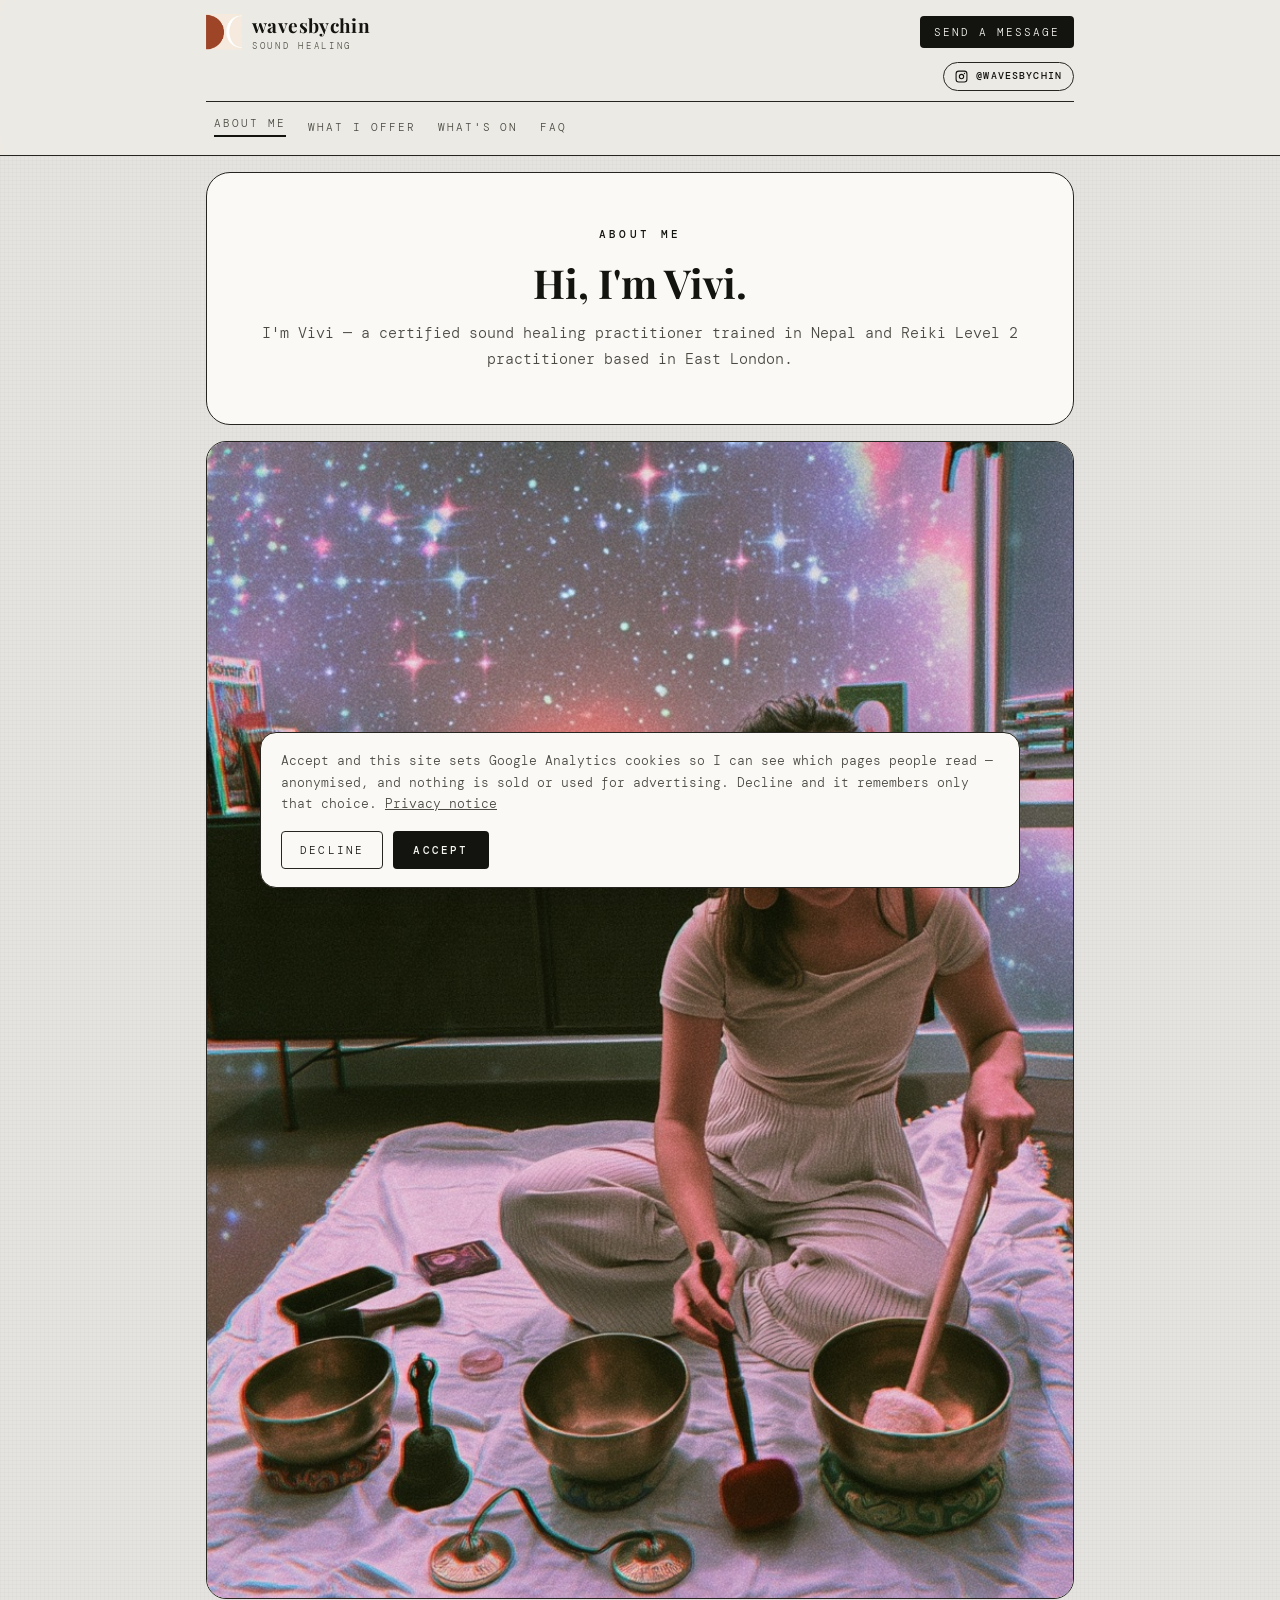
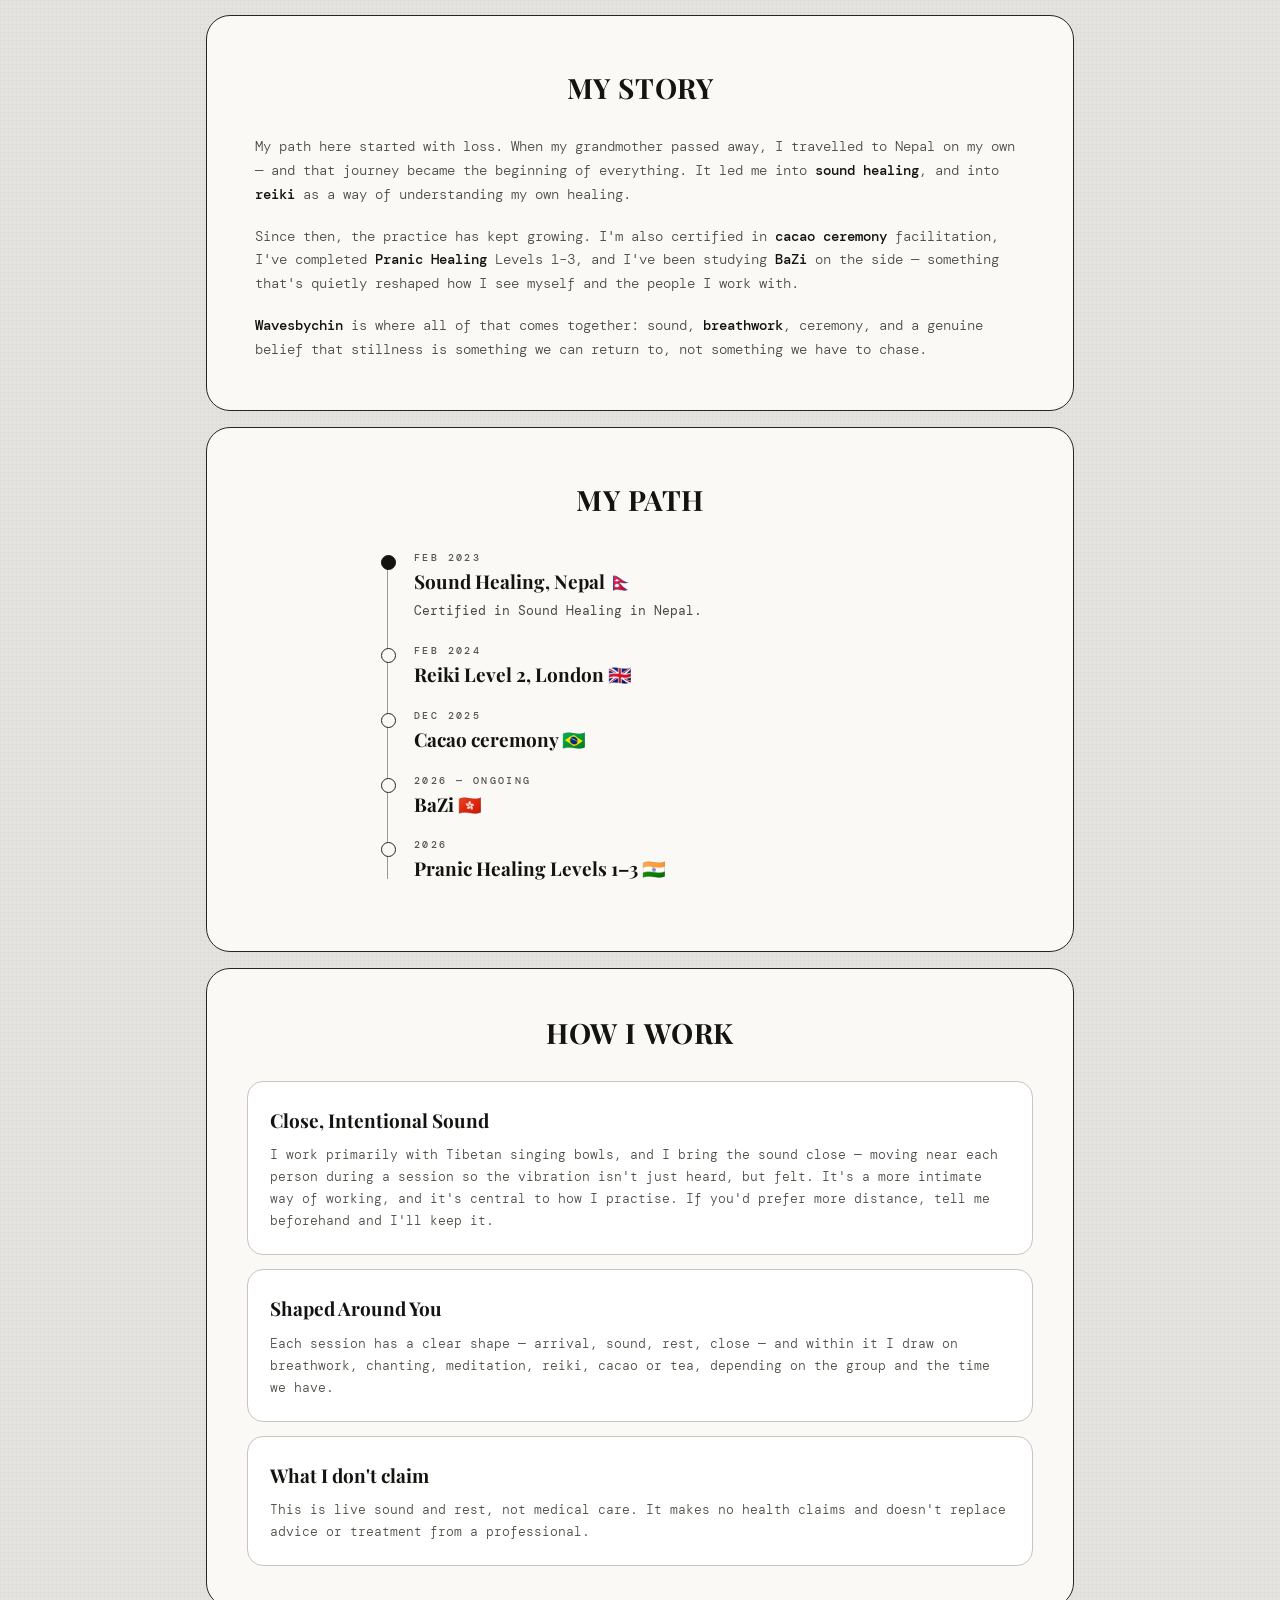
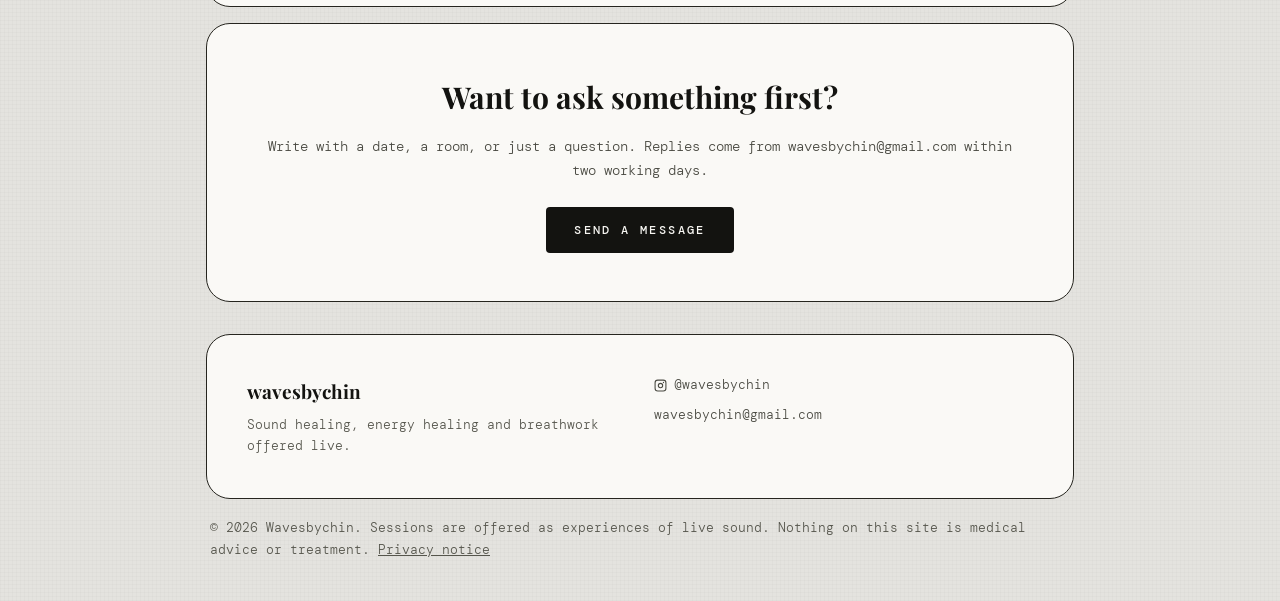
<file: index.html>
<!DOCTYPE html>
<!-- GENERATED by scripts/build-pages.mjs from template.html + app.js. Do not edit; edit those and rebuild. -->
<html lang="en">
<head>
<meta charset="utf-8">
<meta name="viewport" content="width=device-width, initial-scale=1">
<title>Wavesbychin — sound healing, energy healing and breathwork in East London</title>
<meta name="description" content="I'm Vivi, a certified sound healing practitioner trained in Nepal and Reiki Level 2 practitioner in East London. Sound healing, energy healing and breathwork, offered live.">
<link rel="canonical" href="https://wavesbychin.com/">
<meta property="og:site_name" content="Wavesbychin">
<meta property="og:title" content="Wavesbychin — sound healing, energy healing and breathwork in East London">
<meta property="og:description" content="I'm Vivi, a certified sound healing practitioner trained in Nepal and Reiki Level 2 practitioner in East London. Sound healing, energy healing and breathwork, offered live.">
<meta property="og:url" content="https://wavesbychin.com/">
<meta property="og:locale" content="en_GB">
<script type="application/ld+json">{"@context":"https://schema.org","@type":"LocalBusiness","@id":"https://wavesbychin.com/#business","name":"Wavesbychin","description":"Sound healing, energy healing and breathwork, offered live in East London. Group sound baths, 1:1 sessions, corporate wellness and ceremonies.","url":"https://wavesbychin.com/","image":"https://wavesbychin.com/assets/og-bowls.jpg","logo":"https://wavesbychin.com/assets/logo.png","email":"wavesbychin@gmail.com","sameAs":["https://www.instagram.com/wavesbychin/"],"areaServed":[{"@type":"Place","name":"East London"},{"@type":"City","name":"London"}],"founder":{"@type":"Person","name":"Vivi"},"knowsAbout":["Sound healing","Tibetan singing bowls","Reiki","Pranic Healing","Breathwork"]}</script>
<meta property="og:image" content="https://wavesbychin.com/assets/og-bowls.jpg">
<meta property="og:image:width" content="1200">
<meta property="og:image:height" content="630">
<meta property="og:image:alt" content="Seven Tibetan singing bowls laid out on a kilim rug">
<meta name="twitter:card" content="summary_large_image">
<meta property="og:type" content="website">
<link rel="icon" href="assets/logo.png" type="image/png">
<link rel="preconnect" href="https://fonts.googleapis.com">
<link rel="preconnect" href="https://fonts.gstatic.com" crossorigin>
<link href="https://fonts.googleapis.com/css2?family=Playfair+Display:ital,wght@0,600;0,700;0,800;1,600;1,700&family=DM+Mono:ital,wght@0,300;0,400;0,500;1,400&display=swap" rel="stylesheet">
<link rel="stylesheet" href="styles.css">
<script>
/* Consent Mode v2 defaults. Must run before gtag.js (loaded by app.js):
   storage is denied until the cookie banner's Accept is pressed, so GA starts
   cookieless and writes nothing without consent. */
window.dataLayer = window.dataLayer || [];
function gtag(){ dataLayer.push(arguments); }
gtag('consent', 'default', {
  analytics_storage: 'denied',
  ad_storage: 'denied',
  ad_user_data: 'denied',
  ad_personalization: 'denied',
  wait_for_update: 500
});
</script>
</head>
<body data-page="about">

<header class="hdr" id="hdr">
  <div class="hdr__inner">
    <div class="hdr__row">
      <a class="hdr__brand" href="home/" data-nav="home">
        <img src="assets/logo.png" alt="Wavesbychin" width="36" height="36">
        <span class="hdr__wordmark hdr__collapsible">
          <span class="hdr__name">wavesbychin</span>
          <span class="hdr__tag">sound healing</span>
        </span>
      </a>
      <div class="hdr__cta hdr__collapsible">
        <a class="btn btn--sm" href="message/" data-nav="corporate">Send a message</a>
      </div>
    </div>
    <div class="hdr__pills hdr__collapsible">
      <a class="pill" data-innerwave hidden href="https://github.com/aibotvivi/innerwaves" target="_blank" rel="noopener">Innerwave · tarot &amp; dreams ↗</a>
      <a class="pill pill--ig" href="https://www.instagram.com/wavesbychin/" target="_blank" rel="noopener">
        <svg width="13" height="13" viewBox="0 0 24 24" fill="none" stroke="currentColor" stroke-width="2" aria-hidden="true"><rect x="2" y="2" width="20" height="20" rx="5"></rect><circle cx="12" cy="12" r="4"></circle><circle cx="17.5" cy="6.5" r="1.2" fill="currentColor" stroke="none"></circle></svg>@wavesbychin
      </a>
    </div>
    <nav class="nav" aria-label="Main">
      <a class="nav__item is-active" href="./" data-nav="about" aria-current="page"><span>About me</span><i></i></a>
      <a class="nav__item" href="offerings/" data-nav="offerings"><span>What I offer</span><i></i></a>
      <a class="nav__item" href="events/" data-nav="events"><span>What's on</span><i></i></a>
      <a class="nav__item" href="faq/" data-nav="faq"><span>FAQ</span><i></i></a>
    </nav>
  </div>
</header>

<main class="page is-entering" id="app"><section class="panel panel--hero"><p class="eyebrow">About me</p><h1 class="h1">Hi, I'm Vivi.</h1><p class="lead lead--15">I'm Vivi — a certified sound healing practitioner trained in Nepal and Reiki Level 2 practitioner based in East London.</p></section><div class="photo photo--34"><img src="assets/about-me.jpg" alt="Vivi playing singing bowls in a session room" style="object-position:center 62%" loading="lazy"></div><section class="panel panel--wide panel--story story"><h2 class="h2 h2--story">My story</h2><p>My path here started with loss. When my grandmother passed away, I travelled to Nepal on my own — and that journey became the beginning of everything. It led me into <strong>sound healing</strong>, and into <strong>reiki</strong> as a way of understanding my own healing.</p><p>Since then, the practice has kept growing. I'm also certified in <strong>cacao ceremony</strong> facilitation, I've completed <strong>Pranic Healing</strong> Levels 1–3, and I've been studying <strong>BaZi</strong> on the side — something that's quietly reshaped how I see myself and the people I work with.</p><p><strong>Wavesbychin</strong> is where all of that comes together: sound, <strong>breathwork</strong>, ceremony, and a genuine belief that stillness is something we can return to, not something we have to chase.</p></section><section class="panel panel--wide"><h2 class="h2 h2--path">My path</h2><div class="tl"><span class="tl__rule"></span><div class="tl__list"><div class="tl__row is-open"><div class="tl__dotwrap"><span class="tl__dot"></span></div><button class="tl__btn" type="button" data-action="tl" data-i="0" aria-expanded="true"><span class="tl__year">Feb 2023</span><span class="tl__title">Sound Healing, Nepal 🇳🇵</span><span class="tl__detail">Certified in Sound Healing in Nepal.</span></button></div><div class="tl__row"><div class="tl__dotwrap"><span class="tl__dot"></span></div><button class="tl__btn" type="button" data-action="tl" data-i="1" aria-expanded="false"><span class="tl__year">Feb 2024</span><span class="tl__title">Reiki Level 2, London 🇬🇧</span><span class="tl__detail">Certified in Level 2 Reiki in London.</span></button></div><div class="tl__row"><div class="tl__dotwrap"><span class="tl__dot"></span></div><button class="tl__btn" type="button" data-action="tl" data-i="2" aria-expanded="false"><span class="tl__year">Dec 2025</span><span class="tl__title">Cacao ceremony 🇧🇷</span><span class="tl__detail">Certified in cacao ceremony in London, with a Brazilian instructor.</span></button></div><div class="tl__row"><div class="tl__dotwrap"><span class="tl__dot"></span></div><button class="tl__btn" type="button" data-action="tl" data-i="3" aria-expanded="false"><span class="tl__year">2026 — ongoing</span><span class="tl__title">BaZi 🇭🇰</span><span class="tl__detail">Currently studying BaZi.</span></button></div><div class="tl__row"><div class="tl__dotwrap"><span class="tl__dot"></span></div><button class="tl__btn" type="button" data-action="tl" data-i="4" aria-expanded="false"><span class="tl__year">2026</span><span class="tl__title">Pranic Healing Levels 1–3 🇮🇳</span><span class="tl__detail">Completed Pranic Healing Levels 1–3.</span></button></div></div></div></section><section class="panel"><h2 class="h2">How I work</h2><div class="stack"><div class="card"><h3>Close, Intentional Sound</h3><p>I work primarily with Tibetan singing bowls, and I bring the sound close — moving near each person during a session so the vibration isn't just heard, but felt. It's a more intimate way of working, and it's central to how I practise. If you'd prefer more distance, tell me beforehand and I'll keep it.</p></div><div class="card"><h3>Shaped Around You</h3><p>Each session has a clear shape — arrival, sound, rest, close — and within it I draw on breathwork, chanting, meditation, reiki, cacao or tea, depending on the group and the time we have.</p></div><div class="card"><h3>What I don't claim</h3><p>This is live sound and rest, not medical care. It makes no health claims and doesn't replace advice or treatment from a professional.</p></div></div></section><section class="panel panel--wide panel--center"><h2 class="h2 h2--cta">Want to ask something first?</h2><p class="lead lead--14 lead--cta">Write with a date, a room, or just a question. Replies come from wavesbychin@gmail.com within two working days.</p><a class="btn btn--15" href="message/" data-nav="corporate">Send a message</a></section></main>

<footer class="footer">
  <div class="footer__panel">
    <div>
      <p class="footer__name">wavesbychin</p>
      <p class="footer__line">Sound healing, energy healing and breathwork offered live.</p>
    </div>
    <div class="footer__links">
      <a href="https://www.instagram.com/wavesbychin/" target="_blank" rel="noopener"><svg width="13" height="13" viewBox="0 0 24 24" fill="none" stroke="currentColor" stroke-width="2" aria-hidden="true"><rect x="2" y="2" width="20" height="20" rx="5"></rect><circle cx="12" cy="12" r="4"></circle><circle cx="17.5" cy="6.5" r="1.2" fill="currentColor" stroke="none"></circle></svg>@wavesbychin</a>
      <a href="mailto:wavesbychin@gmail.com">wavesbychin@gmail.com</a>
    </div>
  </div>
  <p class="footer__legal">© 2026 Wavesbychin. Sessions are offered as experiences of live sound. Nothing on this site is medical advice or treatment. <a href="privacy/" data-nav="privacy">Privacy notice</a></p>
</footer>

<div class="cookie" id="cookie" hidden>
  <div class="cookie__panel" role="dialog" aria-label="Cookie notice">
    <p>Accept and this site sets Google Analytics cookies so I can see which pages people read — anonymised, and nothing is sold or used for advertising. Decline and it remembers only that choice. <a href="privacy/" data-nav="privacy">Privacy notice</a></p>
    <div class="cookie__actions">
      <button class="btn btn--outline btn--xs" type="button" data-action="cookie-decline">Decline</button>
      <button class="btn btn--xs" type="button" data-action="cookie-accept">Accept</button>
    </div>
  </div>
</div>

<script src="config.js"></script>
<script src="app.js"></script>
</body>
</html>
</file>
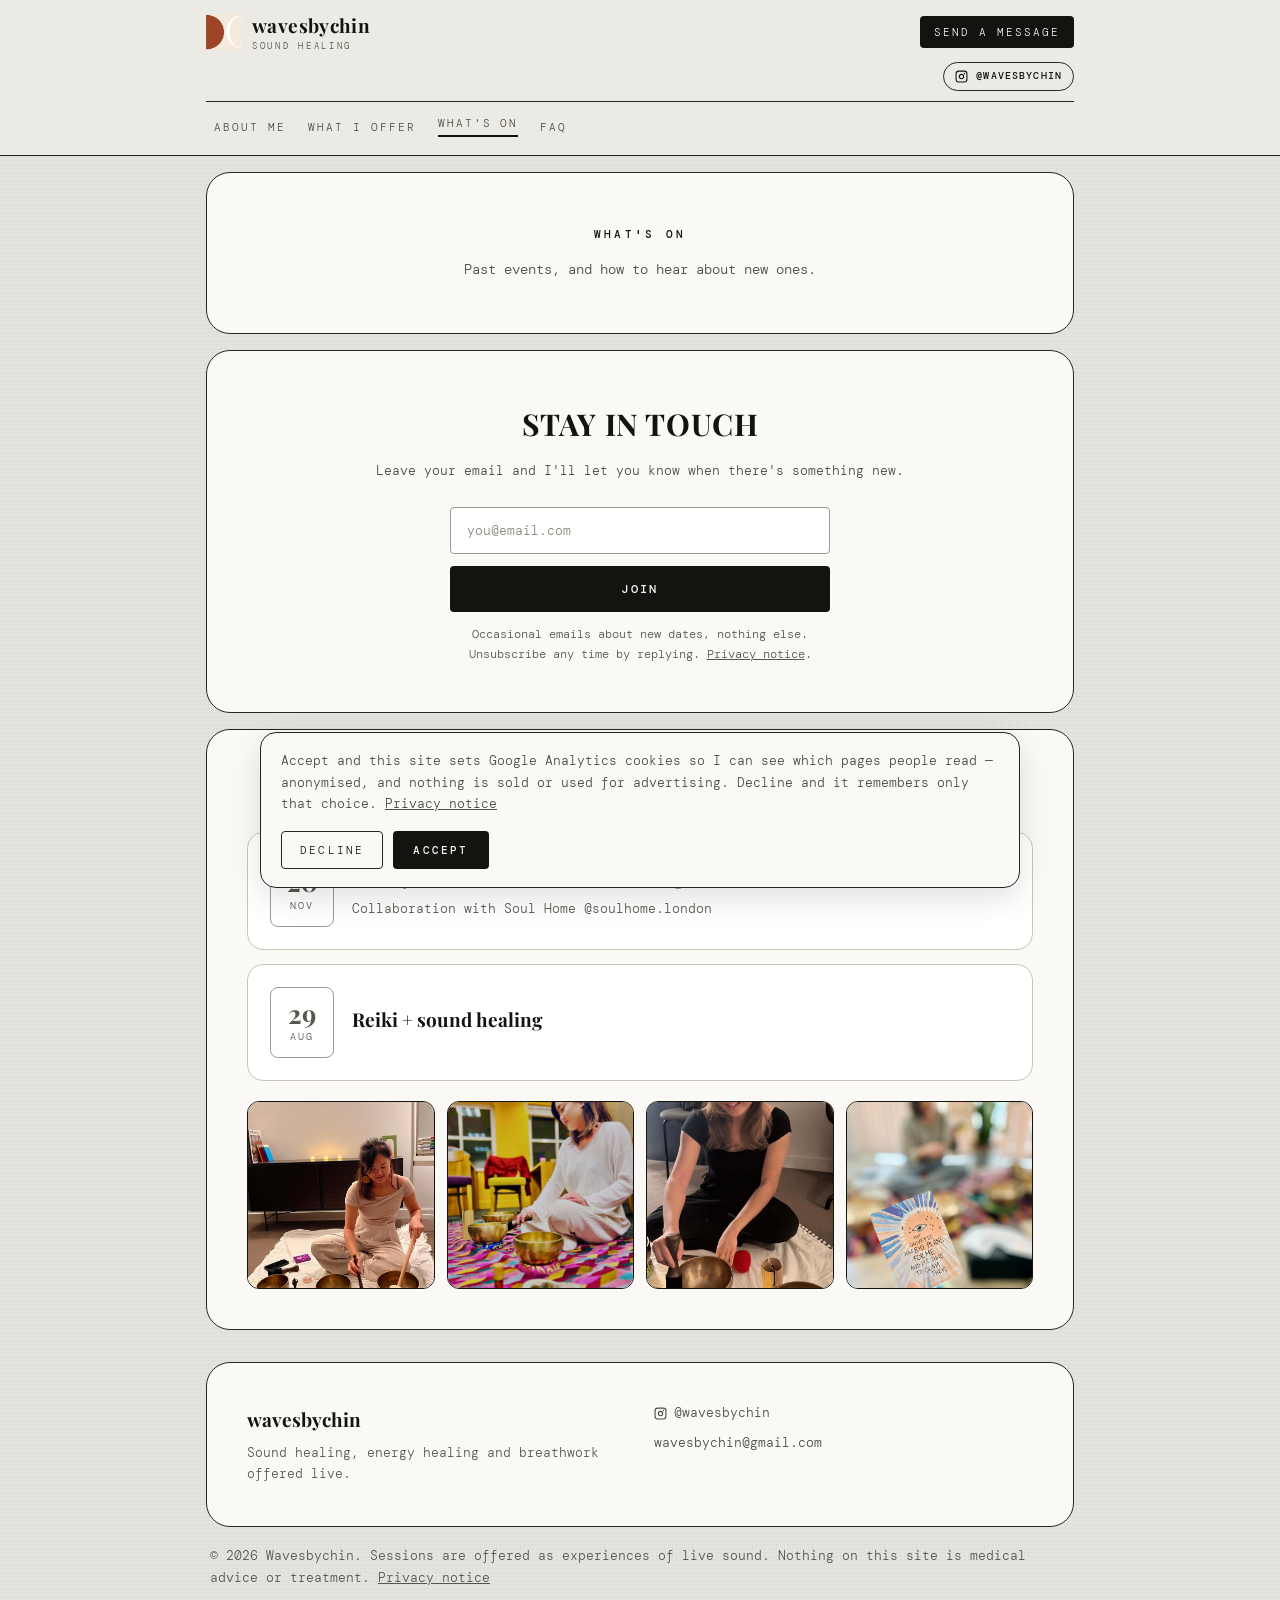
<file: events/index.html>
<!DOCTYPE html>
<!-- GENERATED by scripts/build-pages.mjs from template.html + app.js. Do not edit; edit those and rebuild. -->
<html lang="en">
<head>
<meta charset="utf-8">
<meta name="viewport" content="width=device-width, initial-scale=1">
<base href="../">
<title>Sound healing events in London — Wavesbychin</title>
<meta name="description" content="Past sound healing events in London and how to hear about new dates — reiki, family constellations and sound baths.">
<link rel="canonical" href="https://wavesbychin.com/events/">
<meta property="og:site_name" content="Wavesbychin">
<meta property="og:title" content="Sound healing events in London — Wavesbychin">
<meta property="og:description" content="Past sound healing events in London and how to hear about new dates — reiki, family constellations and sound baths.">
<meta property="og:url" content="https://wavesbychin.com/events/">
<meta property="og:locale" content="en_GB">
<script type="application/ld+json">{"@context":"https://schema.org","@type":"BreadcrumbList","itemListElement":[{"@type":"ListItem","position":1,"name":"Wavesbychin","item":"https://wavesbychin.com/"},{"@type":"ListItem","position":2,"name":"Sound healing events in London","item":"https://wavesbychin.com/events/"}]}</script>
<meta property="og:image" content="https://wavesbychin.com/assets/og-bowls.jpg">
<meta property="og:image:width" content="1200">
<meta property="og:image:height" content="630">
<meta property="og:image:alt" content="Seven Tibetan singing bowls laid out on a kilim rug">
<meta name="twitter:card" content="summary_large_image">
<meta property="og:type" content="website">
<link rel="icon" href="assets/logo.png" type="image/png">
<link rel="preconnect" href="https://fonts.googleapis.com">
<link rel="preconnect" href="https://fonts.gstatic.com" crossorigin>
<link href="https://fonts.googleapis.com/css2?family=Playfair+Display:ital,wght@0,600;0,700;0,800;1,600;1,700&family=DM+Mono:ital,wght@0,300;0,400;0,500;1,400&display=swap" rel="stylesheet">
<link rel="stylesheet" href="styles.css">
<script>
/* Consent Mode v2 defaults. Must run before gtag.js (loaded by app.js):
   storage is denied until the cookie banner's Accept is pressed, so GA starts
   cookieless and writes nothing without consent. */
window.dataLayer = window.dataLayer || [];
function gtag(){ dataLayer.push(arguments); }
gtag('consent', 'default', {
  analytics_storage: 'denied',
  ad_storage: 'denied',
  ad_user_data: 'denied',
  ad_personalization: 'denied',
  wait_for_update: 500
});
</script>
</head>
<body data-page="events">
<header class="hdr" id="hdr">
  <div class="hdr__inner">
    <div class="hdr__row">
      <a class="hdr__brand" href="home/" data-nav="home">
        <img src="assets/logo.png" alt="Wavesbychin" width="36" height="36">
        <span class="hdr__wordmark hdr__collapsible">
          <span class="hdr__name">wavesbychin</span>
          <span class="hdr__tag">sound healing</span>
        </span>
      </a>
      <div class="hdr__cta hdr__collapsible">
        <a class="btn btn--sm" href="message/" data-nav="corporate">Send a message</a>
      </div>
    </div>
    <div class="hdr__pills hdr__collapsible">
      <a class="pill" data-innerwave hidden href="https://github.com/aibotvivi/innerwaves" target="_blank" rel="noopener">Innerwave · tarot &amp; dreams ↗</a>
      <a class="pill pill--ig" href="https://www.instagram.com/wavesbychin/" target="_blank" rel="noopener">
        <svg width="13" height="13" viewBox="0 0 24 24" fill="none" stroke="currentColor" stroke-width="2" aria-hidden="true"><rect x="2" y="2" width="20" height="20" rx="5"></rect><circle cx="12" cy="12" r="4"></circle><circle cx="17.5" cy="6.5" r="1.2" fill="currentColor" stroke="none"></circle></svg>@wavesbychin
      </a>
    </div>
    <nav class="nav" aria-label="Main">
      <a class="nav__item" href="./" data-nav="about"><span>About me</span><i></i></a>
      <a class="nav__item" href="offerings/" data-nav="offerings"><span>What I offer</span><i></i></a>
      <a class="nav__item is-active" href="events/" data-nav="events" aria-current="page"><span>What's on</span><i></i></a>
      <a class="nav__item" href="faq/" data-nav="faq"><span>FAQ</span><i></i></a>
    </nav>
  </div>
</header>

<main class="page is-entering" id="app"><section class="panel panel--hero"><h1 class="eyebrow" style="margin-bottom:0">What's on</h1><p class="lead lead--14" style="margin-top:14px">Past events, and how to hear about new ones.</p></section><section class="panel panel--wide panel--center"><h2 class="h2 h2--md h2--tight">Stay in touch</h2><p class="lead lead--13 lead--cta">Leave your email and I'll let you know when there's something new.</p><form class="form form--sub" data-form="subscribe"><input class="ctl" name="email" type="email" required placeholder="you@email.com" value=""><button class="btn" type="submit" style="padding:15px 24px">Join</button><p class="form__note">Occasional emails about new dates, nothing else. Unsubscribe any time by replying. <a href="privacy/" data-nav="privacy">Privacy notice</a>.</p></form></section><section class="panel"><h2 class="h2 h2--lg">Past events</h2><div class="stack"><article class="card event"><div class="event__date"><span class="event__day">20</span><span class="event__month">Nov</span></div><div><h3>Family constellations + sound healing</h3><p>Collaboration with Soul Home @soulhome.london</p></div></article><article class="card event"><div class="event__date"><span class="event__day">29</span><span class="event__month">Aug</span></div><div><h3>Reiki + sound healing</h3><p></p></div></article></div><div class="collage"><div class="collage__tile"><img src="assets/past-1.jpg" alt="Singing bowls and a candle on a white cloth" loading="lazy"></div><div class="collage__tile"><img src="assets/past-2.jpg" alt="Playing bowls on a patterned rug" loading="lazy"></div><div class="collage__tile"><img src="assets/past-3.jpg" alt="Session set up in a bright room" loading="lazy"></div><div class="collage__tile"><img src="assets/past-4.jpg" alt="An oracle card held up in a session room" loading="lazy"></div></div></section></main>

<footer class="footer">
  <div class="footer__panel">
    <div>
      <p class="footer__name">wavesbychin</p>
      <p class="footer__line">Sound healing, energy healing and breathwork offered live.</p>
    </div>
    <div class="footer__links">
      <a href="https://www.instagram.com/wavesbychin/" target="_blank" rel="noopener"><svg width="13" height="13" viewBox="0 0 24 24" fill="none" stroke="currentColor" stroke-width="2" aria-hidden="true"><rect x="2" y="2" width="20" height="20" rx="5"></rect><circle cx="12" cy="12" r="4"></circle><circle cx="17.5" cy="6.5" r="1.2" fill="currentColor" stroke="none"></circle></svg>@wavesbychin</a>
      <a href="mailto:wavesbychin@gmail.com">wavesbychin@gmail.com</a>
    </div>
  </div>
  <p class="footer__legal">© 2026 Wavesbychin. Sessions are offered as experiences of live sound. Nothing on this site is medical advice or treatment. <a href="privacy/" data-nav="privacy">Privacy notice</a></p>
</footer>

<div class="cookie" id="cookie" hidden>
  <div class="cookie__panel" role="dialog" aria-label="Cookie notice">
    <p>Accept and this site sets Google Analytics cookies so I can see which pages people read — anonymised, and nothing is sold or used for advertising. Decline and it remembers only that choice. <a href="privacy/" data-nav="privacy">Privacy notice</a></p>
    <div class="cookie__actions">
      <button class="btn btn--outline btn--xs" type="button" data-action="cookie-decline">Decline</button>
      <button class="btn btn--xs" type="button" data-action="cookie-accept">Accept</button>
    </div>
  </div>
</div>

<script src="config.js"></script>
<script src="app.js"></script>
</body>
</html>
</file>
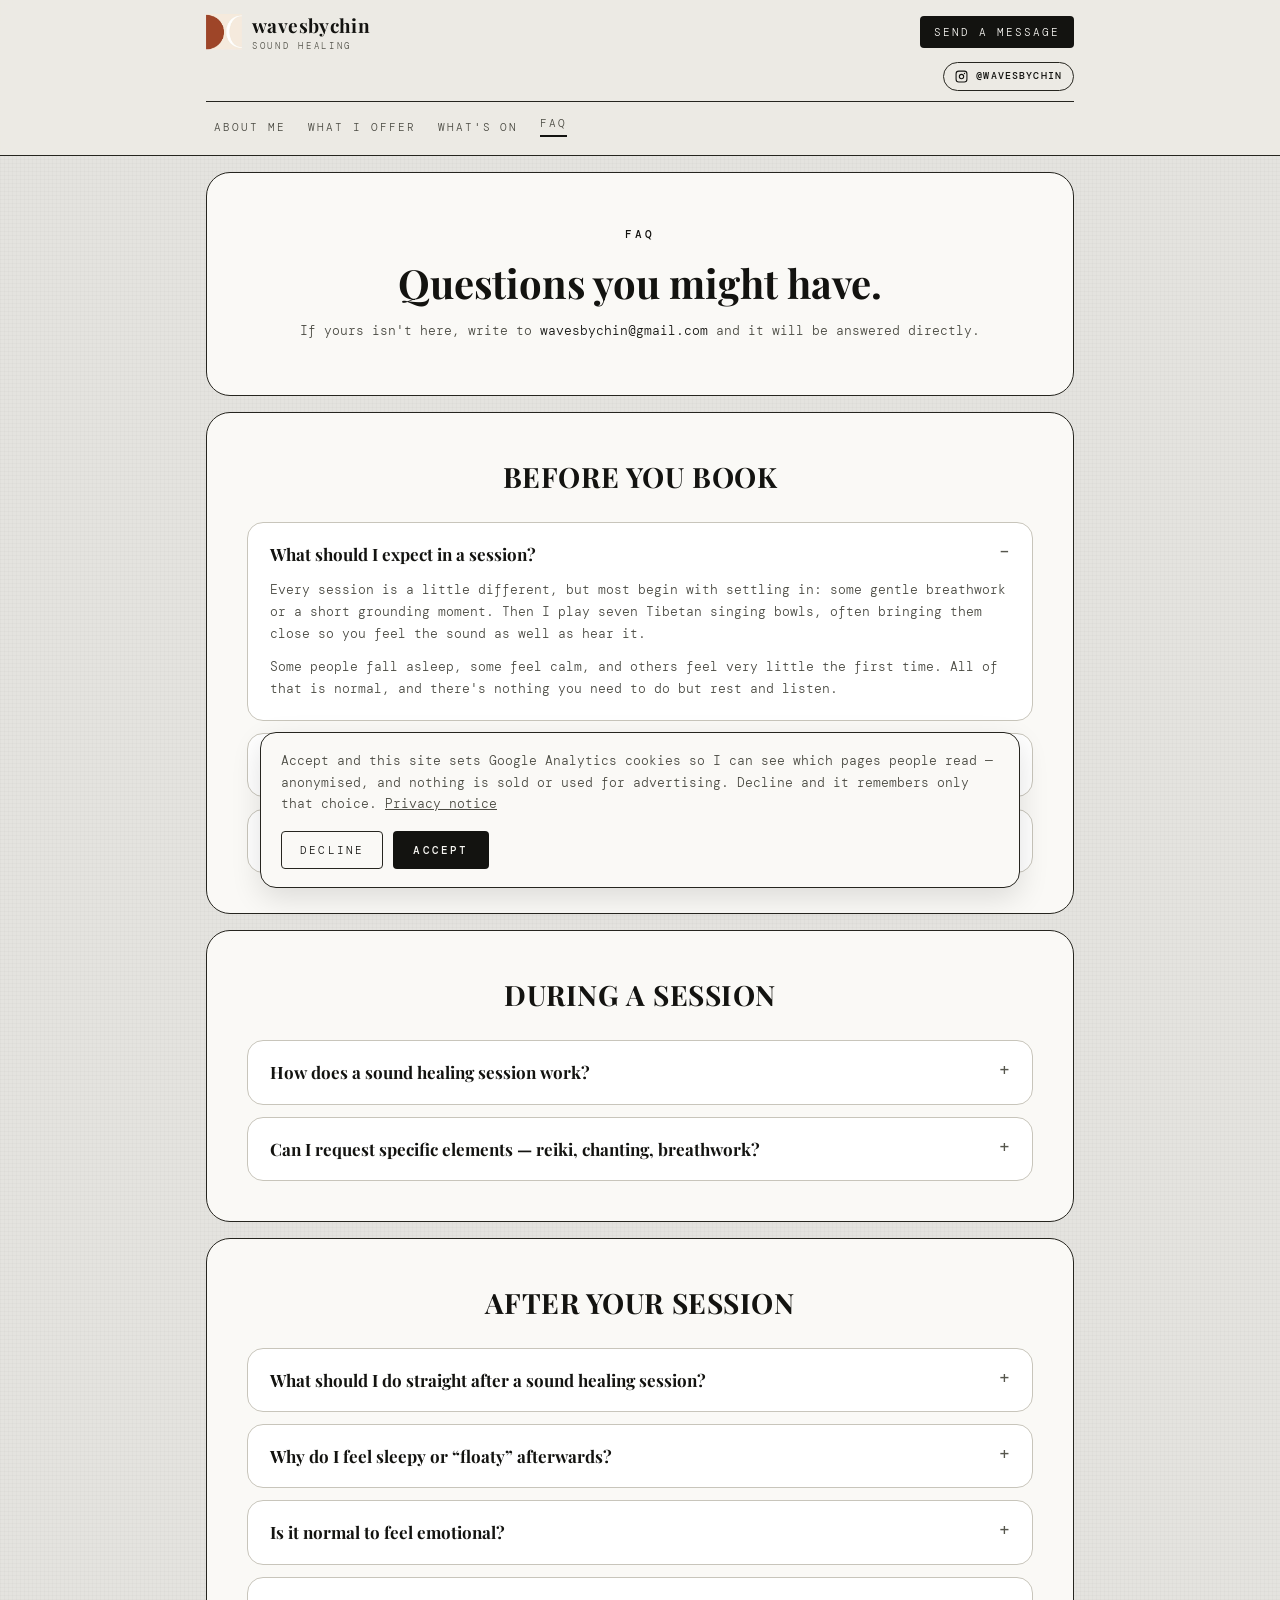
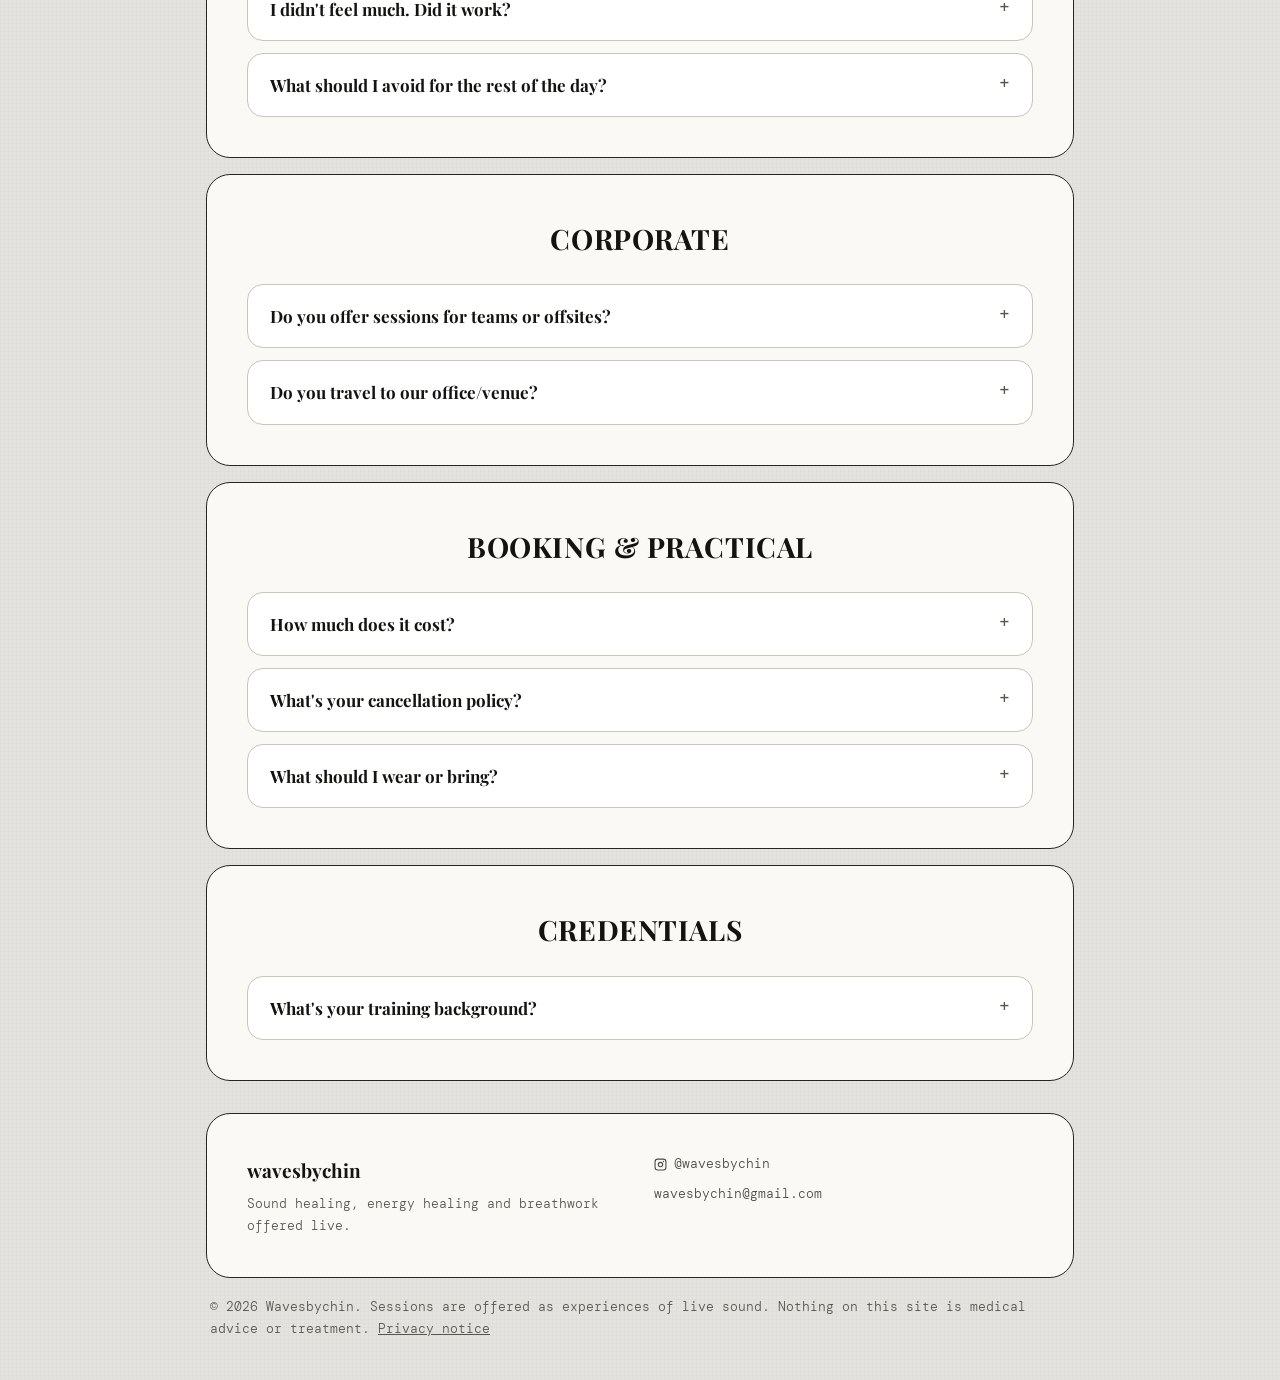
<file: faq/index.html>
<!DOCTYPE html>
<!-- GENERATED by scripts/build-pages.mjs from template.html + app.js. Do not edit; edit those and rebuild. -->
<html lang="en">
<head>
<meta charset="utf-8">
<meta name="viewport" content="width=device-width, initial-scale=1">
<base href="../">
<title>Sound healing FAQ: what to expect, safety, booking — Wavesbychin</title>
<meta name="description" content="What happens in a sound healing session, who it is safe for, what to do afterwards, corporate bookings, cost and cancellations.">
<link rel="canonical" href="https://wavesbychin.com/faq/">
<meta property="og:site_name" content="Wavesbychin">
<meta property="og:title" content="Sound healing FAQ: what to expect, safety, booking — Wavesbychin">
<meta property="og:description" content="What happens in a sound healing session, who it is safe for, what to do afterwards, corporate bookings, cost and cancellations.">
<meta property="og:url" content="https://wavesbychin.com/faq/">
<meta property="og:locale" content="en_GB">
<script type="application/ld+json">{"@context":"https://schema.org","@type":"FAQPage","mainEntity":[{"@type":"Question","name":"What should I expect in a session?","acceptedAnswer":{"@type":"Answer","text":"Every session is a little different, but most begin with settling in: some gentle breathwork or a short grounding moment. Then I play seven Tibetan singing bowls, often bringing them close so you feel the sound as well as hear it. Some people fall asleep, some feel calm, and others feel very little the first time. All of that is normal, and there's nothing you need to do but rest and listen."}},{"@type":"Question","name":"Is this a substitute for medical or mental health treatment?","acceptedAnswer":{"@type":"Answer","text":"No. Sound healing, reiki and breathwork are wellness practices, not medical treatment. If you have a specific health concern, please continue working with your doctor or therapist alongside any sessions with me."}},{"@type":"Question","name":"Is sound healing safe for everyone?","acceptedAnswer":{"@type":"Answer","text":"Sound healing is gentle and suits most people. However, it is not suitable if any of the following apply to you: You're pregnant. You have epilepsy or a seizure condition. You have a pacemaker, metal implants or have had recent surgery. You have tinnitus or sound sensitivity. If you're unsure whether sound healing is right for you, please get in touch before booking."}},{"@type":"Question","name":"How does a sound healing session work?","acceptedAnswer":{"@type":"Answer","text":"You settle onto a mat, we breathe for a few minutes, then I play seven Tibetan singing bowls while you rest and listen. I bring the bowls close so you feel the sound as well as hear it; just say if you'd prefer more distance."}},{"@type":"Question","name":"Can I request specific elements — reiki, chanting, breathwork?","acceptedAnswer":{"@type":"Answer","text":"Yes. I shape each session around the group and the time we have, so let me know if there's something you're drawn to or want to include."}},{"@type":"Question","name":"What should I do straight after a sound healing session?","acceptedAnswer":{"@type":"Answer","text":"Drink plenty of water. Have a big glass straight away, then keep sipping steadily through the rest of the day. It helps you rehydrate and feel grounded after deep relaxation."}},{"@type":"Question","name":"Why do I feel sleepy or “floaty” afterwards?","acceptedAnswer":{"@type":"Answer","text":"Your body has shifted into rest mode, so this is completely normal. Sit for a moment, feel your feet on the floor, drink some water and have a light snack. Plan a quiet evening if you can."}},{"@type":"Question","name":"Is it normal to feel emotional?","acceptedAnswer":{"@type":"Answer","text":"Yes. Deep relaxation can bring feelings to the surface. Let them pass without judgement. If something difficult stays with you, reach out to a friend or a qualified professional."}},{"@type":"Question","name":"I didn't feel much. Did it work?","acceptedAnswer":{"@type":"Answer","text":"Every session is different. Some people notice a lot, some very little, and both are fine."}},{"@type":"Question","name":"What should I avoid for the rest of the day?","acceptedAnswer":{"@type":"Answer","text":"Keep things gentle. Go easy on alcohol, strong caffeine, heavy meals and screens."}},{"@type":"Question","name":"Do you offer sessions for teams or offsites?","acceptedAnswer":{"@type":"Answer","text":"Yes — I run sound healing sessions for corporate wellness days, offsites, and team wellbeing weeks. Sessions can be adapted for group size and available space."}},{"@type":"Question","name":"Do you travel to our office/venue?","acceptedAnswer":{"@type":"Answer","text":"Yes, and travel is included in the price."}},{"@type":"Question","name":"How much does it cost?","acceptedAnswer":{"@type":"Answer","text":"Every session is unique. Email me at wavesbychin@gmail.com with what you have in mind (the kind of session, how many people, where and when) and I'll send you a quote."}},{"@type":"Question","name":"What's your cancellation policy?","acceptedAnswer":{"@type":"Answer","text":"Sessions aren't cancelled, but they can be rescheduled. Let me know as early as you can and we'll find another date that works."}},{"@type":"Question","name":"What should I wear or bring?","acceptedAnswer":{"@type":"Answer","text":"Wear comfortable, loose clothing you can relax in. What to bring depends on the venue. Some provide mats, cushions and blankets. If it doesn't, please bring your own mat, cushion or blanket to lie on."}},{"@type":"Question","name":"What's your training background?","acceptedAnswer":{"@type":"Answer","text":"I'm a certified sound healing practitioner (trained in Nepal), a Reiki Level 2 practitioner (trained in London), and I've completed Pranic Healing Levels 1–3, a structured training in energy-based techniques for relaxation and stress relief."}}]}</script>
<script type="application/ld+json">{"@context":"https://schema.org","@type":"BreadcrumbList","itemListElement":[{"@type":"ListItem","position":1,"name":"Wavesbychin","item":"https://wavesbychin.com/"},{"@type":"ListItem","position":2,"name":"Sound healing FAQ: what to expect, safety, booking","item":"https://wavesbychin.com/faq/"}]}</script>
<meta property="og:image" content="https://wavesbychin.com/assets/og-bowls.jpg">
<meta property="og:image:width" content="1200">
<meta property="og:image:height" content="630">
<meta property="og:image:alt" content="Seven Tibetan singing bowls laid out on a kilim rug">
<meta name="twitter:card" content="summary_large_image">
<meta property="og:type" content="website">
<link rel="icon" href="assets/logo.png" type="image/png">
<link rel="preconnect" href="https://fonts.googleapis.com">
<link rel="preconnect" href="https://fonts.gstatic.com" crossorigin>
<link href="https://fonts.googleapis.com/css2?family=Playfair+Display:ital,wght@0,600;0,700;0,800;1,600;1,700&family=DM+Mono:ital,wght@0,300;0,400;0,500;1,400&display=swap" rel="stylesheet">
<link rel="stylesheet" href="styles.css">
<script>
/* Consent Mode v2 defaults. Must run before gtag.js (loaded by app.js):
   storage is denied until the cookie banner's Accept is pressed, so GA starts
   cookieless and writes nothing without consent. */
window.dataLayer = window.dataLayer || [];
function gtag(){ dataLayer.push(arguments); }
gtag('consent', 'default', {
  analytics_storage: 'denied',
  ad_storage: 'denied',
  ad_user_data: 'denied',
  ad_personalization: 'denied',
  wait_for_update: 500
});
</script>
</head>
<body data-page="faq">
<header class="hdr" id="hdr">
  <div class="hdr__inner">
    <div class="hdr__row">
      <a class="hdr__brand" href="home/" data-nav="home">
        <img src="assets/logo.png" alt="Wavesbychin" width="36" height="36">
        <span class="hdr__wordmark hdr__collapsible">
          <span class="hdr__name">wavesbychin</span>
          <span class="hdr__tag">sound healing</span>
        </span>
      </a>
      <div class="hdr__cta hdr__collapsible">
        <a class="btn btn--sm" href="message/" data-nav="corporate">Send a message</a>
      </div>
    </div>
    <div class="hdr__pills hdr__collapsible">
      <a class="pill" data-innerwave hidden href="https://github.com/aibotvivi/innerwaves" target="_blank" rel="noopener">Innerwave · tarot &amp; dreams ↗</a>
      <a class="pill pill--ig" href="https://www.instagram.com/wavesbychin/" target="_blank" rel="noopener">
        <svg width="13" height="13" viewBox="0 0 24 24" fill="none" stroke="currentColor" stroke-width="2" aria-hidden="true"><rect x="2" y="2" width="20" height="20" rx="5"></rect><circle cx="12" cy="12" r="4"></circle><circle cx="17.5" cy="6.5" r="1.2" fill="currentColor" stroke="none"></circle></svg>@wavesbychin
      </a>
    </div>
    <nav class="nav" aria-label="Main">
      <a class="nav__item" href="./" data-nav="about"><span>About me</span><i></i></a>
      <a class="nav__item" href="offerings/" data-nav="offerings"><span>What I offer</span><i></i></a>
      <a class="nav__item" href="events/" data-nav="events"><span>What's on</span><i></i></a>
      <a class="nav__item is-active" href="faq/" data-nav="faq" aria-current="page"><span>FAQ</span><i></i></a>
    </nav>
  </div>
</header>

<main class="page is-entering" id="app"><section class="panel panel--hero"><p class="eyebrow">FAQ</p><h1 class="h1">Questions you might have.</h1><p class="lead">If yours isn't here, write to <a href="mailto:wavesbychin@gmail.com">wavesbychin@gmail.com</a> and it will be answered directly.</p></section><section class="panel"><h2 class="h2 h2--faq">Before you book</h2><div class="stack stack--12"><div class="card faq is-open"><button class="faq__btn" type="button" data-action="faq" data-i="1" aria-expanded="true"><span class="faq__q">What should I expect in a session?</span><span class="faq__sign" aria-hidden="true">–</span></button><div class="faq__a"><p>Every session is a little different, but most begin with settling in: some gentle breathwork or a short grounding moment. Then I play seven Tibetan singing bowls, often bringing them close so you feel the sound as well as hear it.</p><p>Some people fall asleep, some feel calm, and others feel very little the first time. All of that is normal, and there's nothing you need to do but rest and listen.</p></div></div><div class="card faq"><button class="faq__btn" type="button" data-action="faq" data-i="2" aria-expanded="false"><span class="faq__q">Is this a substitute for medical or mental health treatment?</span><span class="faq__sign" aria-hidden="true">+</span></button><div class="faq__a">No. Sound healing, reiki and breathwork are wellness practices, not medical treatment. If you have a specific health concern, please continue working with your doctor or therapist alongside any sessions with me.</div></div><div class="card faq"><button class="faq__btn" type="button" data-action="faq" data-i="3" aria-expanded="false"><span class="faq__q">Is sound healing safe for everyone?</span><span class="faq__sign" aria-hidden="true">+</span></button><div class="faq__a"><p>Sound healing is gentle and suits most people. However, it is not suitable if any of the following apply to you:</p><ul><li>You're pregnant.</li><li>You have epilepsy or a seizure condition.</li><li>You have a pacemaker, metal implants or have had recent surgery.</li><li>You have tinnitus or sound sensitivity.</li></ul><p>If you're unsure whether sound healing is right for you, please get in touch before booking.</p></div></div></div></section><section class="panel"><h2 class="h2 h2--faq">During a session</h2><div class="stack stack--12"><div class="card faq"><button class="faq__btn" type="button" data-action="faq" data-i="4" aria-expanded="false"><span class="faq__q">How does a sound healing session work?</span><span class="faq__sign" aria-hidden="true">+</span></button><div class="faq__a">You settle onto a mat, we breathe for a few minutes, then I play seven Tibetan singing bowls while you rest and listen. I bring the bowls close so you feel the sound as well as hear it; just say if you'd prefer more distance.</div></div><div class="card faq"><button class="faq__btn" type="button" data-action="faq" data-i="5" aria-expanded="false"><span class="faq__q">Can I request specific elements — reiki, chanting, breathwork?</span><span class="faq__sign" aria-hidden="true">+</span></button><div class="faq__a">Yes. I shape each session around the group and the time we have, so let me know if there's something you're drawn to or want to include.</div></div></div></section><section class="panel"><h2 class="h2 h2--faq">After your session</h2><div class="stack stack--12"><div class="card faq"><button class="faq__btn" type="button" data-action="faq" data-i="6" aria-expanded="false"><span class="faq__q">What should I do straight after a sound healing session?</span><span class="faq__sign" aria-hidden="true">+</span></button><div class="faq__a">Drink plenty of water. Have a big glass straight away, then keep sipping steadily through the rest of the day. It helps you rehydrate and feel grounded after deep relaxation.</div></div><div class="card faq"><button class="faq__btn" type="button" data-action="faq" data-i="7" aria-expanded="false"><span class="faq__q">Why do I feel sleepy or “floaty” afterwards?</span><span class="faq__sign" aria-hidden="true">+</span></button><div class="faq__a">Your body has shifted into rest mode, so this is completely normal. Sit for a moment, feel your feet on the floor, drink some water and have a light snack. Plan a quiet evening if you can.</div></div><div class="card faq"><button class="faq__btn" type="button" data-action="faq" data-i="8" aria-expanded="false"><span class="faq__q">Is it normal to feel emotional?</span><span class="faq__sign" aria-hidden="true">+</span></button><div class="faq__a">Yes. Deep relaxation can bring feelings to the surface. Let them pass without judgement. If something difficult stays with you, reach out to a friend or a qualified professional.</div></div><div class="card faq"><button class="faq__btn" type="button" data-action="faq" data-i="9" aria-expanded="false"><span class="faq__q">I didn't feel much. Did it work?</span><span class="faq__sign" aria-hidden="true">+</span></button><div class="faq__a">Every session is different. Some people notice a lot, some very little, and both are fine.</div></div><div class="card faq"><button class="faq__btn" type="button" data-action="faq" data-i="10" aria-expanded="false"><span class="faq__q">What should I avoid for the rest of the day?</span><span class="faq__sign" aria-hidden="true">+</span></button><div class="faq__a">Keep things gentle. Go easy on alcohol, strong caffeine, heavy meals and screens.</div></div></div></section><section class="panel"><h2 class="h2 h2--faq">Corporate</h2><div class="stack stack--12"><div class="card faq"><button class="faq__btn" type="button" data-action="faq" data-i="11" aria-expanded="false"><span class="faq__q">Do you offer sessions for teams or offsites?</span><span class="faq__sign" aria-hidden="true">+</span></button><div class="faq__a">Yes — I run sound healing sessions for corporate wellness days, offsites, and team wellbeing weeks. Sessions can be adapted for group size and available space.</div></div><div class="card faq"><button class="faq__btn" type="button" data-action="faq" data-i="12" aria-expanded="false"><span class="faq__q">Do you travel to our office/venue?</span><span class="faq__sign" aria-hidden="true">+</span></button><div class="faq__a">Yes, and travel is included in the price.</div></div></div></section><section class="panel"><h2 class="h2 h2--faq">Booking & practical</h2><div class="stack stack--12"><div class="card faq"><button class="faq__btn" type="button" data-action="faq" data-i="13" aria-expanded="false"><span class="faq__q">How much does it cost?</span><span class="faq__sign" aria-hidden="true">+</span></button><div class="faq__a"><p>Every session is unique. Email me at <a href="mailto:wavesbychin@gmail.com">wavesbychin@gmail.com</a> with what you have in mind (the kind of session, how many people, where and when) and I'll send you a quote.</p></div></div><div class="card faq"><button class="faq__btn" type="button" data-action="faq" data-i="14" aria-expanded="false"><span class="faq__q">What's your cancellation policy?</span><span class="faq__sign" aria-hidden="true">+</span></button><div class="faq__a">Sessions aren't cancelled, but they can be rescheduled. Let me know as early as you can and we'll find another date that works.</div></div><div class="card faq"><button class="faq__btn" type="button" data-action="faq" data-i="15" aria-expanded="false"><span class="faq__q">What should I wear or bring?</span><span class="faq__sign" aria-hidden="true">+</span></button><div class="faq__a">Wear comfortable, loose clothing you can relax in. What to bring depends on the venue. Some provide mats, cushions and blankets. If it doesn't, please bring your own mat, cushion or blanket to lie on.</div></div></div></section><section class="panel"><h2 class="h2 h2--faq">Credentials</h2><div class="stack stack--12"><div class="card faq"><button class="faq__btn" type="button" data-action="faq" data-i="16" aria-expanded="false"><span class="faq__q">What's your training background?</span><span class="faq__sign" aria-hidden="true">+</span></button><div class="faq__a">I'm a certified sound healing practitioner (trained in Nepal), a Reiki Level 2 practitioner (trained in London), and I've completed Pranic Healing Levels 1–3, a structured training in energy-based techniques for relaxation and stress relief.</div></div></div></section></main>

<footer class="footer">
  <div class="footer__panel">
    <div>
      <p class="footer__name">wavesbychin</p>
      <p class="footer__line">Sound healing, energy healing and breathwork offered live.</p>
    </div>
    <div class="footer__links">
      <a href="https://www.instagram.com/wavesbychin/" target="_blank" rel="noopener"><svg width="13" height="13" viewBox="0 0 24 24" fill="none" stroke="currentColor" stroke-width="2" aria-hidden="true"><rect x="2" y="2" width="20" height="20" rx="5"></rect><circle cx="12" cy="12" r="4"></circle><circle cx="17.5" cy="6.5" r="1.2" fill="currentColor" stroke="none"></circle></svg>@wavesbychin</a>
      <a href="mailto:wavesbychin@gmail.com">wavesbychin@gmail.com</a>
    </div>
  </div>
  <p class="footer__legal">© 2026 Wavesbychin. Sessions are offered as experiences of live sound. Nothing on this site is medical advice or treatment. <a href="privacy/" data-nav="privacy">Privacy notice</a></p>
</footer>

<div class="cookie" id="cookie" hidden>
  <div class="cookie__panel" role="dialog" aria-label="Cookie notice">
    <p>Accept and this site sets Google Analytics cookies so I can see which pages people read — anonymised, and nothing is sold or used for advertising. Decline and it remembers only that choice. <a href="privacy/" data-nav="privacy">Privacy notice</a></p>
    <div class="cookie__actions">
      <button class="btn btn--outline btn--xs" type="button" data-action="cookie-decline">Decline</button>
      <button class="btn btn--xs" type="button" data-action="cookie-accept">Accept</button>
    </div>
  </div>
</div>

<script src="config.js"></script>
<script src="app.js"></script>
</body>
</html>
</file>
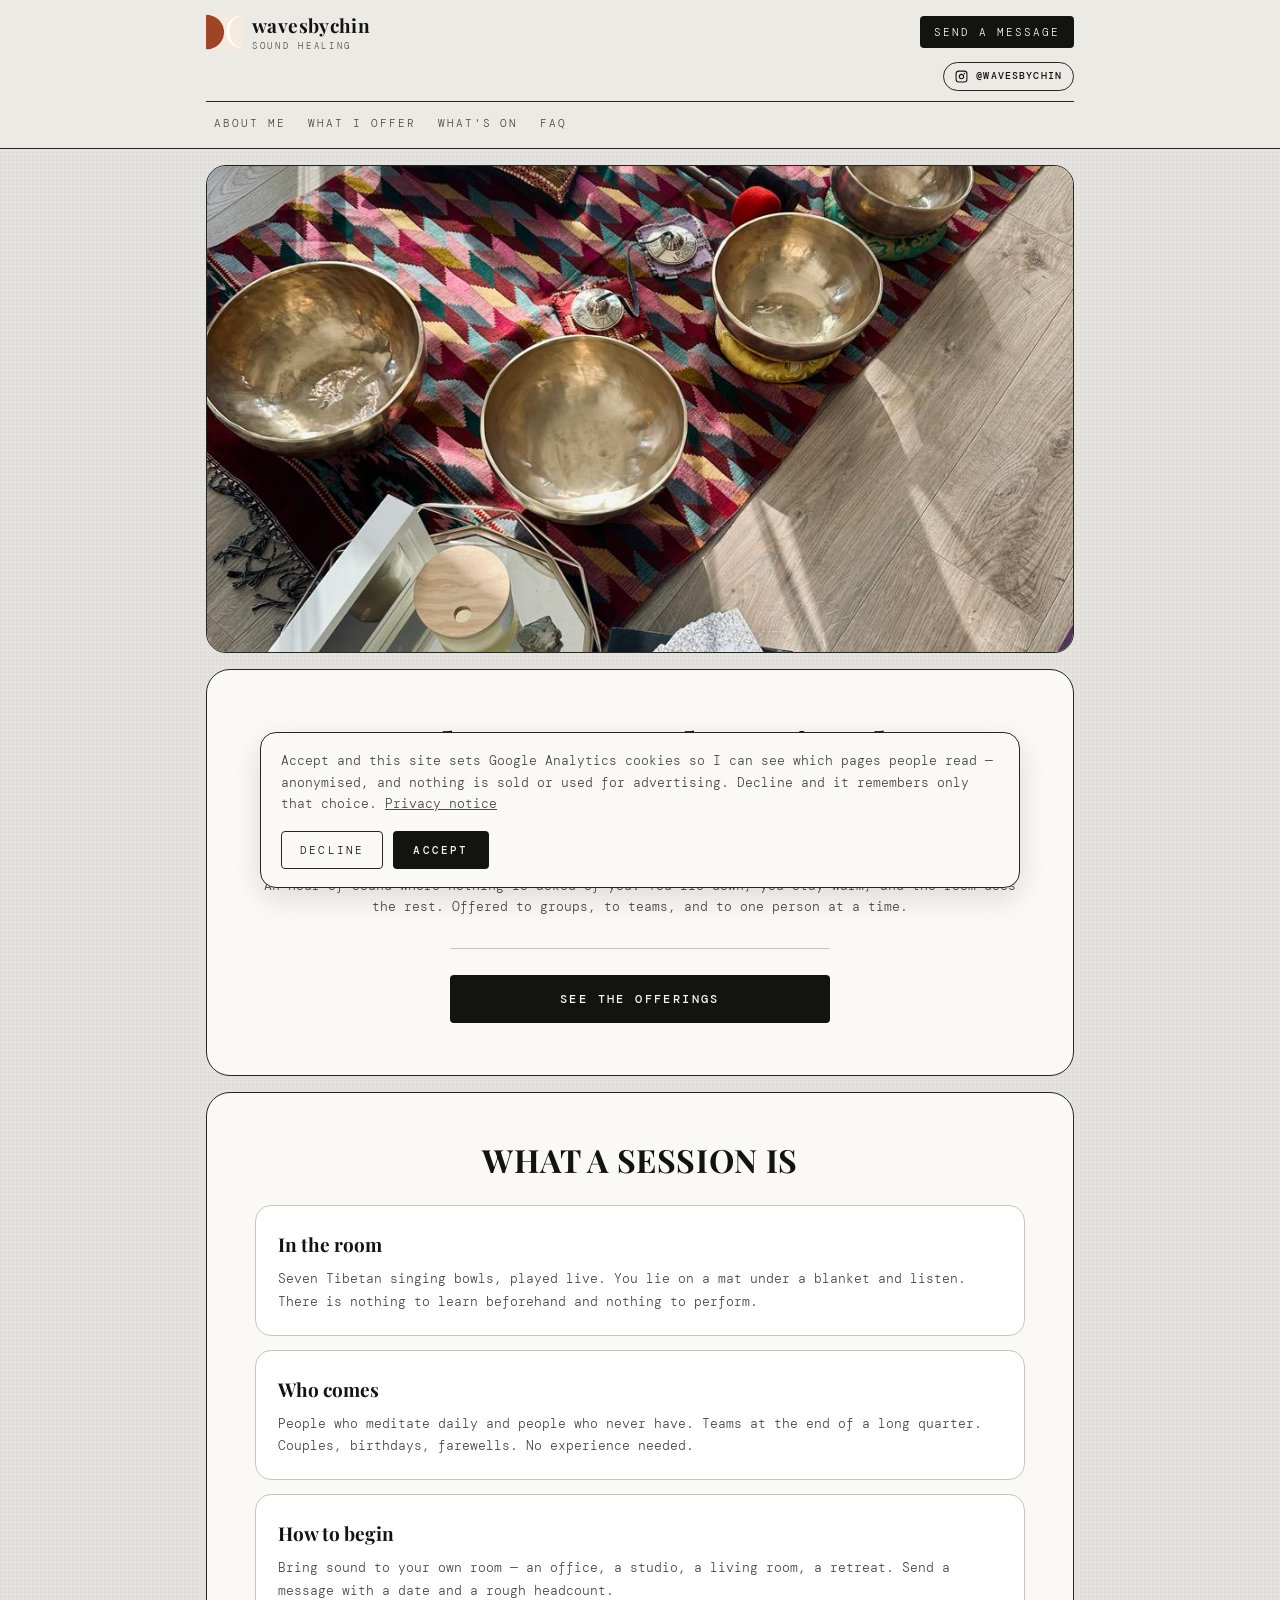
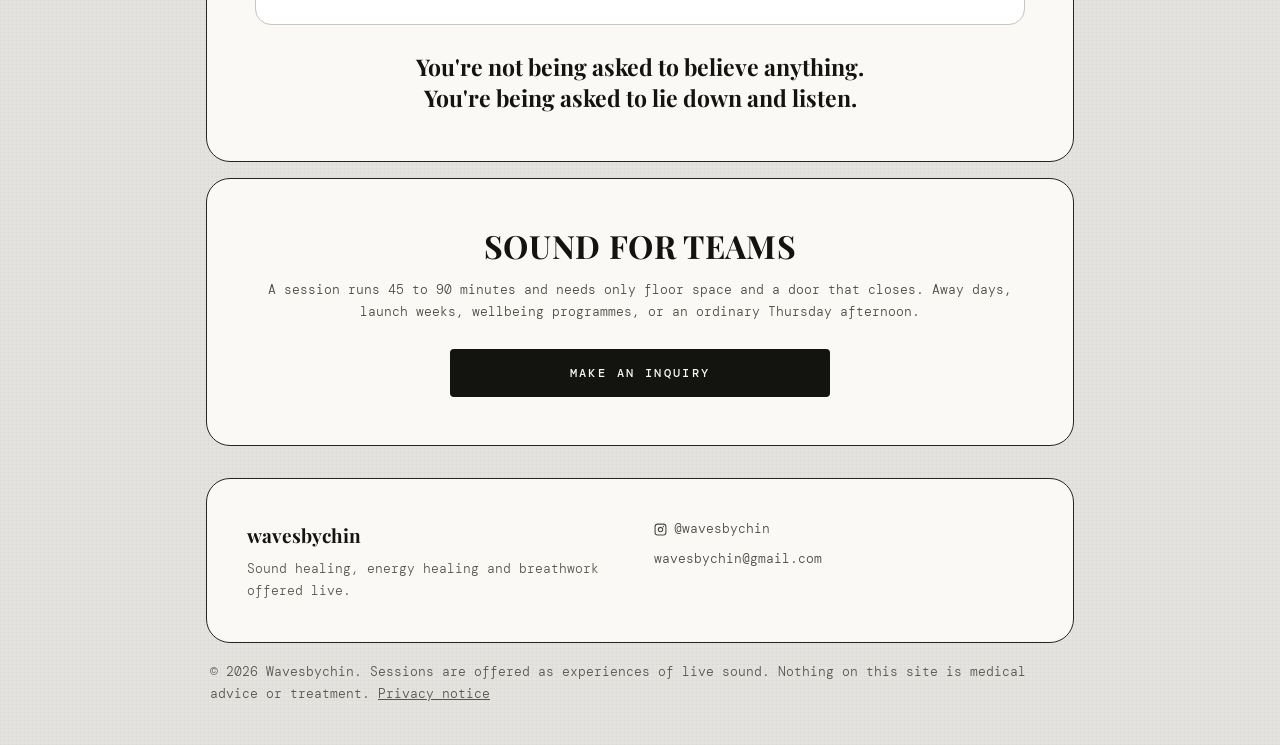
<file: home/index.html>
<!DOCTYPE html>
<!-- GENERATED by scripts/build-pages.mjs from template.html + app.js. Do not edit; edit those and rebuild. -->
<html lang="en">
<head>
<meta charset="utf-8">
<meta name="viewport" content="width=device-width, initial-scale=1">
<base href="../">
<title>Sound healing in East London — Wavesbychin</title>
<meta name="description" content="Live Tibetan singing bowl sessions in East London: group sound baths, 1:1 sessions, corporate wellness and ceremonies. No experience needed.">
<link rel="canonical" href="https://wavesbychin.com/home/">
<meta property="og:site_name" content="Wavesbychin">
<meta property="og:title" content="Sound healing in East London — Wavesbychin">
<meta property="og:description" content="Live Tibetan singing bowl sessions in East London: group sound baths, 1:1 sessions, corporate wellness and ceremonies. No experience needed.">
<meta property="og:url" content="https://wavesbychin.com/home/">
<meta property="og:locale" content="en_GB">
<script type="application/ld+json">{"@context":"https://schema.org","@type":"LocalBusiness","@id":"https://wavesbychin.com/#business","name":"Wavesbychin","description":"Sound healing, energy healing and breathwork, offered live in East London. Group sound baths, 1:1 sessions, corporate wellness and ceremonies.","url":"https://wavesbychin.com/","image":"https://wavesbychin.com/assets/og-bowls.jpg","logo":"https://wavesbychin.com/assets/logo.png","email":"wavesbychin@gmail.com","sameAs":["https://www.instagram.com/wavesbychin/"],"areaServed":[{"@type":"Place","name":"East London"},{"@type":"City","name":"London"}],"founder":{"@type":"Person","name":"Vivi"},"knowsAbout":["Sound healing","Tibetan singing bowls","Reiki","Pranic Healing","Breathwork"]}</script>
<script type="application/ld+json">{"@context":"https://schema.org","@type":"BreadcrumbList","itemListElement":[{"@type":"ListItem","position":1,"name":"Wavesbychin","item":"https://wavesbychin.com/"},{"@type":"ListItem","position":2,"name":"Sound healing in East London","item":"https://wavesbychin.com/home/"}]}</script>
<meta property="og:image" content="https://wavesbychin.com/assets/og-bowls.jpg">
<meta property="og:image:width" content="1200">
<meta property="og:image:height" content="630">
<meta property="og:image:alt" content="Seven Tibetan singing bowls laid out on a kilim rug">
<meta name="twitter:card" content="summary_large_image">
<meta property="og:type" content="website">
<link rel="icon" href="assets/logo.png" type="image/png">
<link rel="preconnect" href="https://fonts.googleapis.com">
<link rel="preconnect" href="https://fonts.gstatic.com" crossorigin>
<link href="https://fonts.googleapis.com/css2?family=Playfair+Display:ital,wght@0,600;0,700;0,800;1,600;1,700&family=DM+Mono:ital,wght@0,300;0,400;0,500;1,400&display=swap" rel="stylesheet">
<link rel="stylesheet" href="styles.css">
<script>
/* Consent Mode v2 defaults. Must run before gtag.js (loaded by app.js):
   storage is denied until the cookie banner's Accept is pressed, so GA starts
   cookieless and writes nothing without consent. */
window.dataLayer = window.dataLayer || [];
function gtag(){ dataLayer.push(arguments); }
gtag('consent', 'default', {
  analytics_storage: 'denied',
  ad_storage: 'denied',
  ad_user_data: 'denied',
  ad_personalization: 'denied',
  wait_for_update: 500
});
</script>
</head>
<body data-page="home">
<header class="hdr" id="hdr">
  <div class="hdr__inner">
    <div class="hdr__row">
      <a class="hdr__brand" href="home/" data-nav="home">
        <img src="assets/logo.png" alt="Wavesbychin" width="36" height="36">
        <span class="hdr__wordmark hdr__collapsible">
          <span class="hdr__name">wavesbychin</span>
          <span class="hdr__tag">sound healing</span>
        </span>
      </a>
      <div class="hdr__cta hdr__collapsible">
        <a class="btn btn--sm" href="message/" data-nav="corporate">Send a message</a>
      </div>
    </div>
    <div class="hdr__pills hdr__collapsible">
      <a class="pill" data-innerwave hidden href="https://github.com/aibotvivi/innerwaves" target="_blank" rel="noopener">Innerwave · tarot &amp; dreams ↗</a>
      <a class="pill pill--ig" href="https://www.instagram.com/wavesbychin/" target="_blank" rel="noopener">
        <svg width="13" height="13" viewBox="0 0 24 24" fill="none" stroke="currentColor" stroke-width="2" aria-hidden="true"><rect x="2" y="2" width="20" height="20" rx="5"></rect><circle cx="12" cy="12" r="4"></circle><circle cx="17.5" cy="6.5" r="1.2" fill="currentColor" stroke="none"></circle></svg>@wavesbychin
      </a>
    </div>
    <nav class="nav" aria-label="Main">
      <a class="nav__item" href="./" data-nav="about"><span>About me</span><i></i></a>
      <a class="nav__item" href="offerings/" data-nav="offerings"><span>What I offer</span><i></i></a>
      <a class="nav__item" href="events/" data-nav="events"><span>What's on</span><i></i></a>
      <a class="nav__item" href="faq/" data-nav="faq"><span>FAQ</span><i></i></a>
    </nav>
  </div>
</header>

<main class="page is-entering" id="app"><div class="photo photo--169"><img src="assets/offer-cover.jpg" alt="Singing bowls laid out on a kilim rug" style="object-position:center 45%" loading="lazy"></div><section class="panel panel--hero"><h1 class="h1 h1--home">Somewhere to put the noise down.</h1><p style="margin:0 0 20px;font-family:var(--serif);font-weight:700;font-size:clamp(17px,2.4vw,21px);color:var(--ink);line-height:normal">Singing bowls · Voice</p><p style="margin:0 0 26px;font-size:12px;letter-spacing:0.28em;text-transform:uppercase;color:var(--body);font-weight:500">Live sound, held in person</p><p class="lead" style="margin-bottom:30px">An hour of sound where nothing is asked of you. You lie down, you stay warm, and the room does the rest. Offered to groups, to teams, and to one person at a time.</p><div class="cta-stack cta-stack--rule"><a class="btn btn--block" href="offerings/" data-nav="offerings">See the offerings</a></div></section><section class="panel panel--wide"><h2 class="h2 h2--lg" style="margin-bottom:26px">What a session is</h2><div class="stack"><div class="card"><h3>In the room</h3><p>Seven Tibetan singing bowls, played live. You lie on a mat under a blanket and listen. There is nothing to learn beforehand and nothing to perform.</p></div><div class="card"><h3>Who comes</h3><p>People who meditate daily and people who never have. Teams at the end of a long quarter. Couples, birthdays, farewells. No experience needed.</p></div><div class="card"><h3>How to begin</h3><p>Bring sound to your own room — an office, a studio, a living room, a retreat. Send a message with a date and a rough headcount.</p></div></div><p class="quote">You're not being asked to believe anything.<br>You're being asked to lie down and listen.</p></section><section class="panel panel--wide panel--center"><h2 class="h2 h2--lg h2--band">Sound for teams</h2><p class="lead lead--band">A session runs 45 to 90 minutes and needs only floor space and a door that closes. Away days, launch weeks, wellbeing programmes, or an ordinary Thursday afternoon.</p><a class="btn btn--wide btn--max" href="message/" data-nav="corporate">Make an inquiry</a></section></main>

<footer class="footer">
  <div class="footer__panel">
    <div>
      <p class="footer__name">wavesbychin</p>
      <p class="footer__line">Sound healing, energy healing and breathwork offered live.</p>
    </div>
    <div class="footer__links">
      <a href="https://www.instagram.com/wavesbychin/" target="_blank" rel="noopener"><svg width="13" height="13" viewBox="0 0 24 24" fill="none" stroke="currentColor" stroke-width="2" aria-hidden="true"><rect x="2" y="2" width="20" height="20" rx="5"></rect><circle cx="12" cy="12" r="4"></circle><circle cx="17.5" cy="6.5" r="1.2" fill="currentColor" stroke="none"></circle></svg>@wavesbychin</a>
      <a href="mailto:wavesbychin@gmail.com">wavesbychin@gmail.com</a>
    </div>
  </div>
  <p class="footer__legal">© 2026 Wavesbychin. Sessions are offered as experiences of live sound. Nothing on this site is medical advice or treatment. <a href="privacy/" data-nav="privacy">Privacy notice</a></p>
</footer>

<div class="cookie" id="cookie" hidden>
  <div class="cookie__panel" role="dialog" aria-label="Cookie notice">
    <p>Accept and this site sets Google Analytics cookies so I can see which pages people read — anonymised, and nothing is sold or used for advertising. Decline and it remembers only that choice. <a href="privacy/" data-nav="privacy">Privacy notice</a></p>
    <div class="cookie__actions">
      <button class="btn btn--outline btn--xs" type="button" data-action="cookie-decline">Decline</button>
      <button class="btn btn--xs" type="button" data-action="cookie-accept">Accept</button>
    </div>
  </div>
</div>

<script src="config.js"></script>
<script src="app.js"></script>
</body>
</html>
</file>
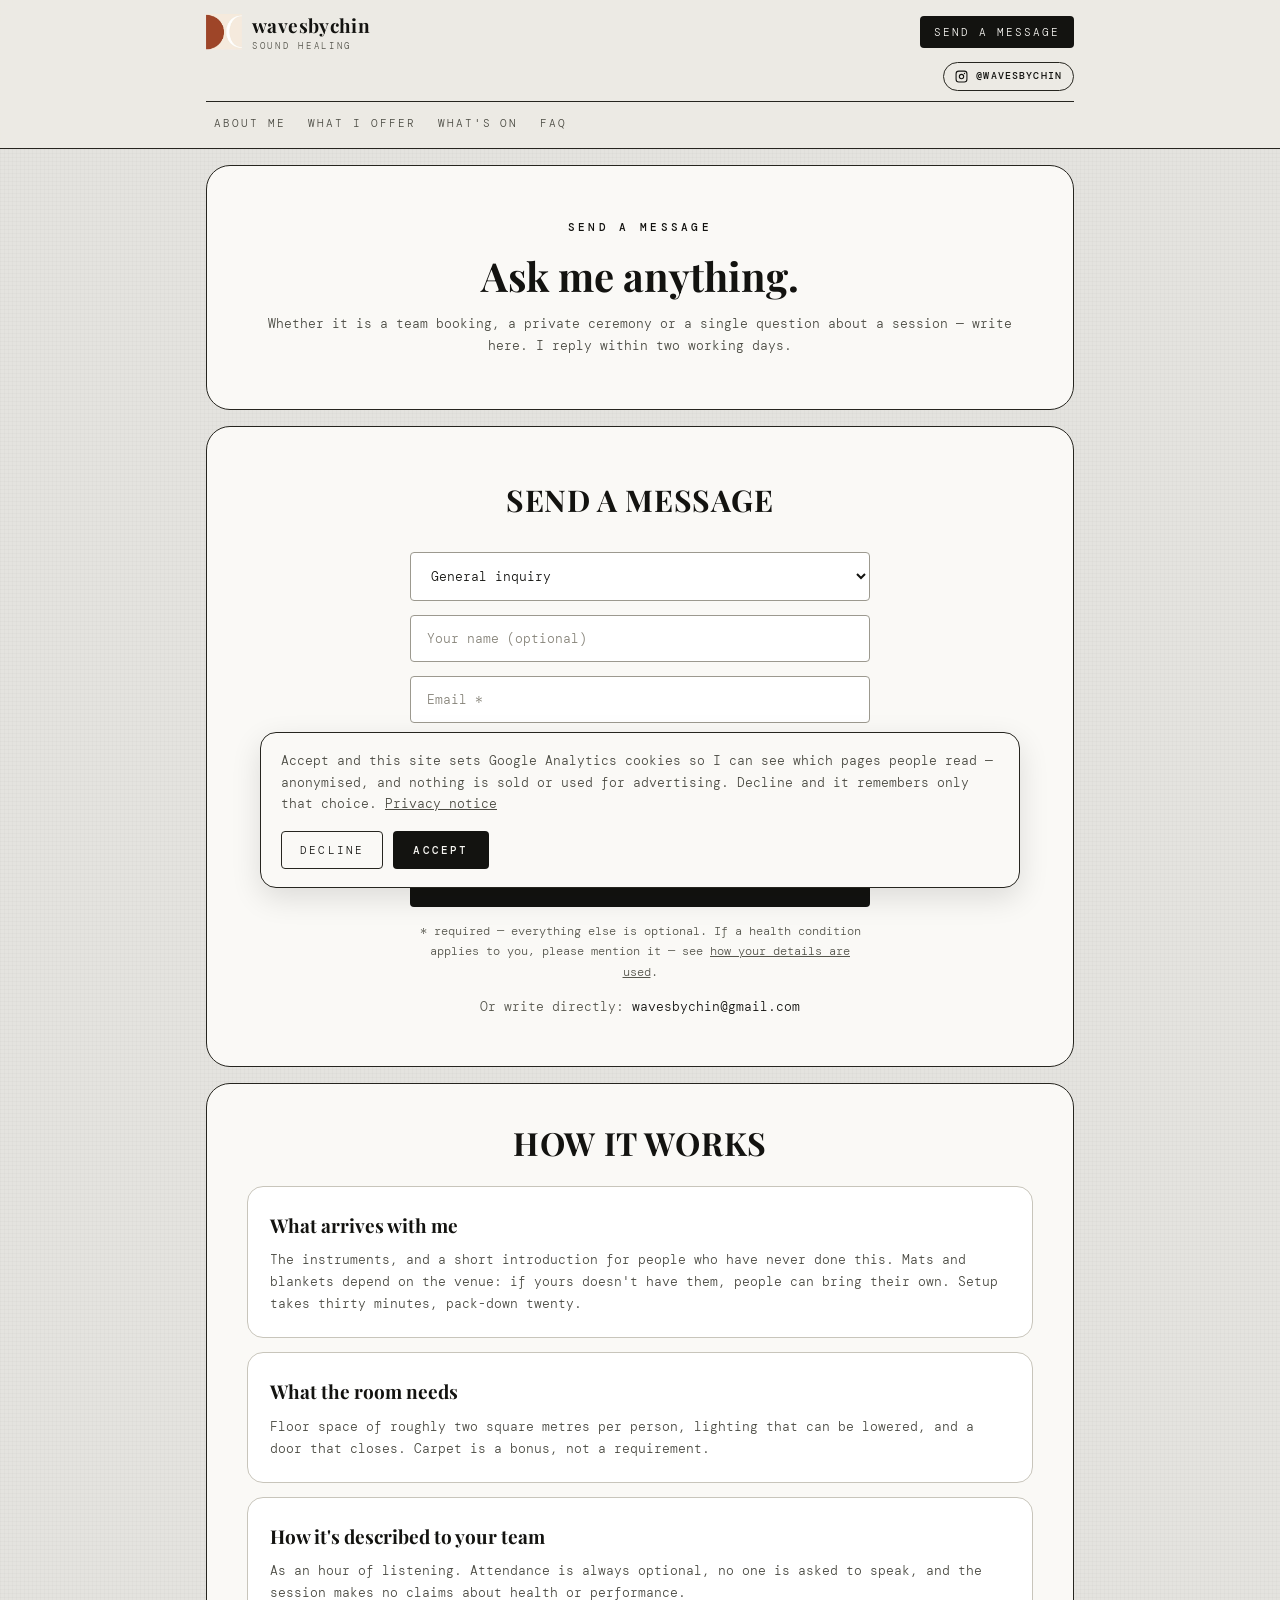
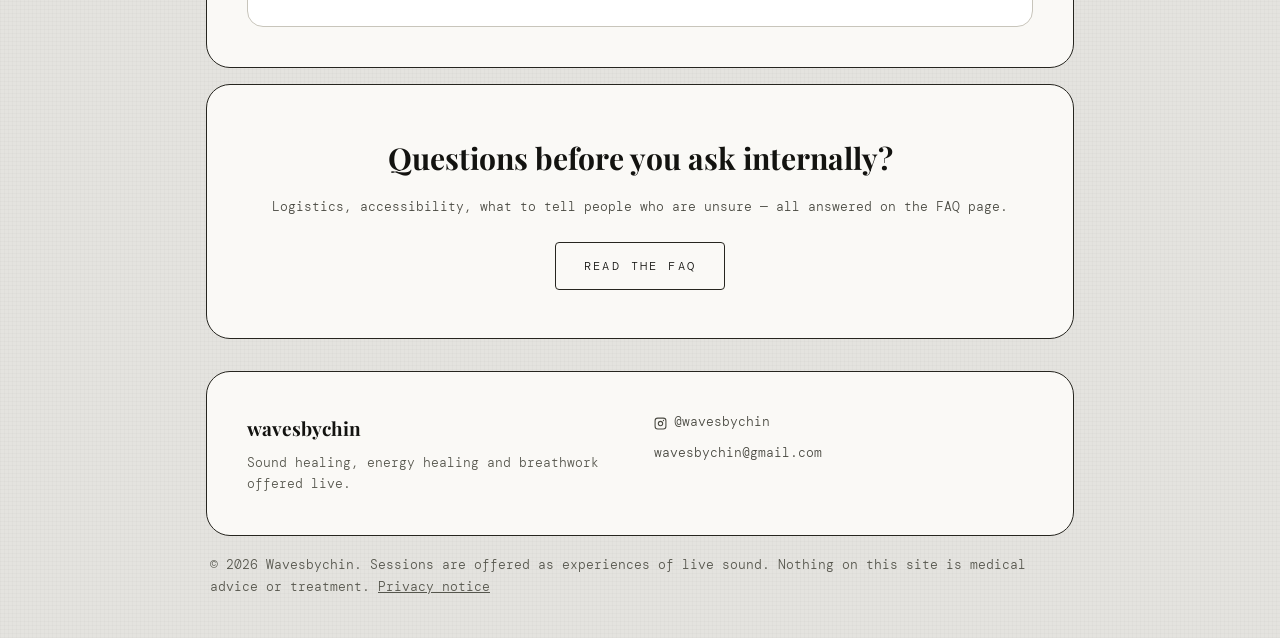
<file: message/index.html>
<!DOCTYPE html>
<!-- GENERATED by scripts/build-pages.mjs from template.html + app.js. Do not edit; edit those and rebuild. -->
<html lang="en">
<head>
<meta charset="utf-8">
<meta name="viewport" content="width=device-width, initial-scale=1">
<base href="../">
<title>Book a sound healing session or corporate workshop — Wavesbychin</title>
<meta name="description" content="Ask about a team wellness session, a private ceremony or a 1:1 sound healing session. Replies within two working days.">
<link rel="canonical" href="https://wavesbychin.com/message/">
<meta property="og:site_name" content="Wavesbychin">
<meta property="og:title" content="Book a sound healing session or corporate workshop — Wavesbychin">
<meta property="og:description" content="Ask about a team wellness session, a private ceremony or a 1:1 sound healing session. Replies within two working days.">
<meta property="og:url" content="https://wavesbychin.com/message/">
<meta property="og:locale" content="en_GB">
<script type="application/ld+json">{"@context":"https://schema.org","@type":"BreadcrumbList","itemListElement":[{"@type":"ListItem","position":1,"name":"Wavesbychin","item":"https://wavesbychin.com/"},{"@type":"ListItem","position":2,"name":"Book a sound healing session or corporate workshop","item":"https://wavesbychin.com/message/"}]}</script>
<meta property="og:image" content="https://wavesbychin.com/assets/og-bowls.jpg">
<meta property="og:image:width" content="1200">
<meta property="og:image:height" content="630">
<meta property="og:image:alt" content="Seven Tibetan singing bowls laid out on a kilim rug">
<meta name="twitter:card" content="summary_large_image">
<meta property="og:type" content="website">
<link rel="icon" href="assets/logo.png" type="image/png">
<link rel="preconnect" href="https://fonts.googleapis.com">
<link rel="preconnect" href="https://fonts.gstatic.com" crossorigin>
<link href="https://fonts.googleapis.com/css2?family=Playfair+Display:ital,wght@0,600;0,700;0,800;1,600;1,700&family=DM+Mono:ital,wght@0,300;0,400;0,500;1,400&display=swap" rel="stylesheet">
<link rel="stylesheet" href="styles.css">
<script>
/* Consent Mode v2 defaults. Must run before gtag.js (loaded by app.js):
   storage is denied until the cookie banner's Accept is pressed, so GA starts
   cookieless and writes nothing without consent. */
window.dataLayer = window.dataLayer || [];
function gtag(){ dataLayer.push(arguments); }
gtag('consent', 'default', {
  analytics_storage: 'denied',
  ad_storage: 'denied',
  ad_user_data: 'denied',
  ad_personalization: 'denied',
  wait_for_update: 500
});
</script>
</head>
<body data-page="corporate">
<header class="hdr" id="hdr">
  <div class="hdr__inner">
    <div class="hdr__row">
      <a class="hdr__brand" href="home/" data-nav="home">
        <img src="assets/logo.png" alt="Wavesbychin" width="36" height="36">
        <span class="hdr__wordmark hdr__collapsible">
          <span class="hdr__name">wavesbychin</span>
          <span class="hdr__tag">sound healing</span>
        </span>
      </a>
      <div class="hdr__cta hdr__collapsible">
        <a class="btn btn--sm" href="message/" data-nav="corporate">Send a message</a>
      </div>
    </div>
    <div class="hdr__pills hdr__collapsible">
      <a class="pill" data-innerwave hidden href="https://github.com/aibotvivi/innerwaves" target="_blank" rel="noopener">Innerwave · tarot &amp; dreams ↗</a>
      <a class="pill pill--ig" href="https://www.instagram.com/wavesbychin/" target="_blank" rel="noopener">
        <svg width="13" height="13" viewBox="0 0 24 24" fill="none" stroke="currentColor" stroke-width="2" aria-hidden="true"><rect x="2" y="2" width="20" height="20" rx="5"></rect><circle cx="12" cy="12" r="4"></circle><circle cx="17.5" cy="6.5" r="1.2" fill="currentColor" stroke="none"></circle></svg>@wavesbychin
      </a>
    </div>
    <nav class="nav" aria-label="Main">
      <a class="nav__item" href="./" data-nav="about"><span>About me</span><i></i></a>
      <a class="nav__item" href="offerings/" data-nav="offerings"><span>What I offer</span><i></i></a>
      <a class="nav__item" href="events/" data-nav="events"><span>What's on</span><i></i></a>
      <a class="nav__item" href="faq/" data-nav="faq"><span>FAQ</span><i></i></a>
    </nav>
  </div>
</header>

<main class="page is-entering" id="app"><section class="panel panel--hero"><p class="eyebrow">Send a message</p><h1 class="h1">Ask me anything.</h1><p class="lead">Whether it is a team booking, a private ceremony or a single question about a session — write here. I reply within two working days.</p></section><section class="panel panel--wide"><h2 class="h2 h2--md h2--form">Send a message</h2><form class="form" data-form="message"><select class="ctl" name="type" aria-label="Type of inquiry"><option value="general" selected>General inquiry</option><option value="corporate">Corporate inquiry</option></select><input class="ctl" name="name" placeholder="Your name (optional)" autocomplete="name" value=""><input class="ctl" name="email" type="email" required placeholder="Email *" autocomplete="email" value=""><textarea class="ctl" name="message" rows="4" required placeholder="Your message * — the space, the date, or just a question."></textarea><button class="btn" type="submit">Send message</button><p class="form__note">* required — everything else is optional. If a health condition applies to you, please mention it — see <a href="privacy/" data-nav="privacy">how your details are used</a>.</p><p class="form__alt">Or write directly: <a href="mailto:wavesbychin@gmail.com">wavesbychin@gmail.com</a></p></form></section><section class="panel"><h2 class="h2 h2--lg">How it works</h2><div class="stack"><div class="card"><h3>What arrives with me</h3><p>The instruments, and a short introduction for people who have never done this. Mats and blankets depend on the venue: if yours doesn't have them, people can bring their own. Setup takes thirty minutes, pack-down twenty.</p></div><div class="card"><h3>What the room needs</h3><p>Floor space of roughly two square metres per person, lighting that can be lowered, and a door that closes. Carpet is a bonus, not a requirement.</p></div><div class="card"><h3>How it's described to your team</h3><p>As an hour of listening. Attendance is always optional, no one is asked to speak, and the session makes no claims about health or performance.</p></div></div></section><section class="panel panel--wide panel--center"><h2 class="h2 h2--cta">Questions before you ask internally?</h2><p class="lead lead--13 lead--cta">Logistics, accessibility, what to tell people who are unsure — all answered on the FAQ page.</p><a class="btn btn--outline btn--wide" href="faq/" data-nav="faq">Read the FAQ</a></section></main>

<footer class="footer">
  <div class="footer__panel">
    <div>
      <p class="footer__name">wavesbychin</p>
      <p class="footer__line">Sound healing, energy healing and breathwork offered live.</p>
    </div>
    <div class="footer__links">
      <a href="https://www.instagram.com/wavesbychin/" target="_blank" rel="noopener"><svg width="13" height="13" viewBox="0 0 24 24" fill="none" stroke="currentColor" stroke-width="2" aria-hidden="true"><rect x="2" y="2" width="20" height="20" rx="5"></rect><circle cx="12" cy="12" r="4"></circle><circle cx="17.5" cy="6.5" r="1.2" fill="currentColor" stroke="none"></circle></svg>@wavesbychin</a>
      <a href="mailto:wavesbychin@gmail.com">wavesbychin@gmail.com</a>
    </div>
  </div>
  <p class="footer__legal">© 2026 Wavesbychin. Sessions are offered as experiences of live sound. Nothing on this site is medical advice or treatment. <a href="privacy/" data-nav="privacy">Privacy notice</a></p>
</footer>

<div class="cookie" id="cookie" hidden>
  <div class="cookie__panel" role="dialog" aria-label="Cookie notice">
    <p>Accept and this site sets Google Analytics cookies so I can see which pages people read — anonymised, and nothing is sold or used for advertising. Decline and it remembers only that choice. <a href="privacy/" data-nav="privacy">Privacy notice</a></p>
    <div class="cookie__actions">
      <button class="btn btn--outline btn--xs" type="button" data-action="cookie-decline">Decline</button>
      <button class="btn btn--xs" type="button" data-action="cookie-accept">Accept</button>
    </div>
  </div>
</div>

<script src="config.js"></script>
<script src="app.js"></script>
</body>
</html>
</file>
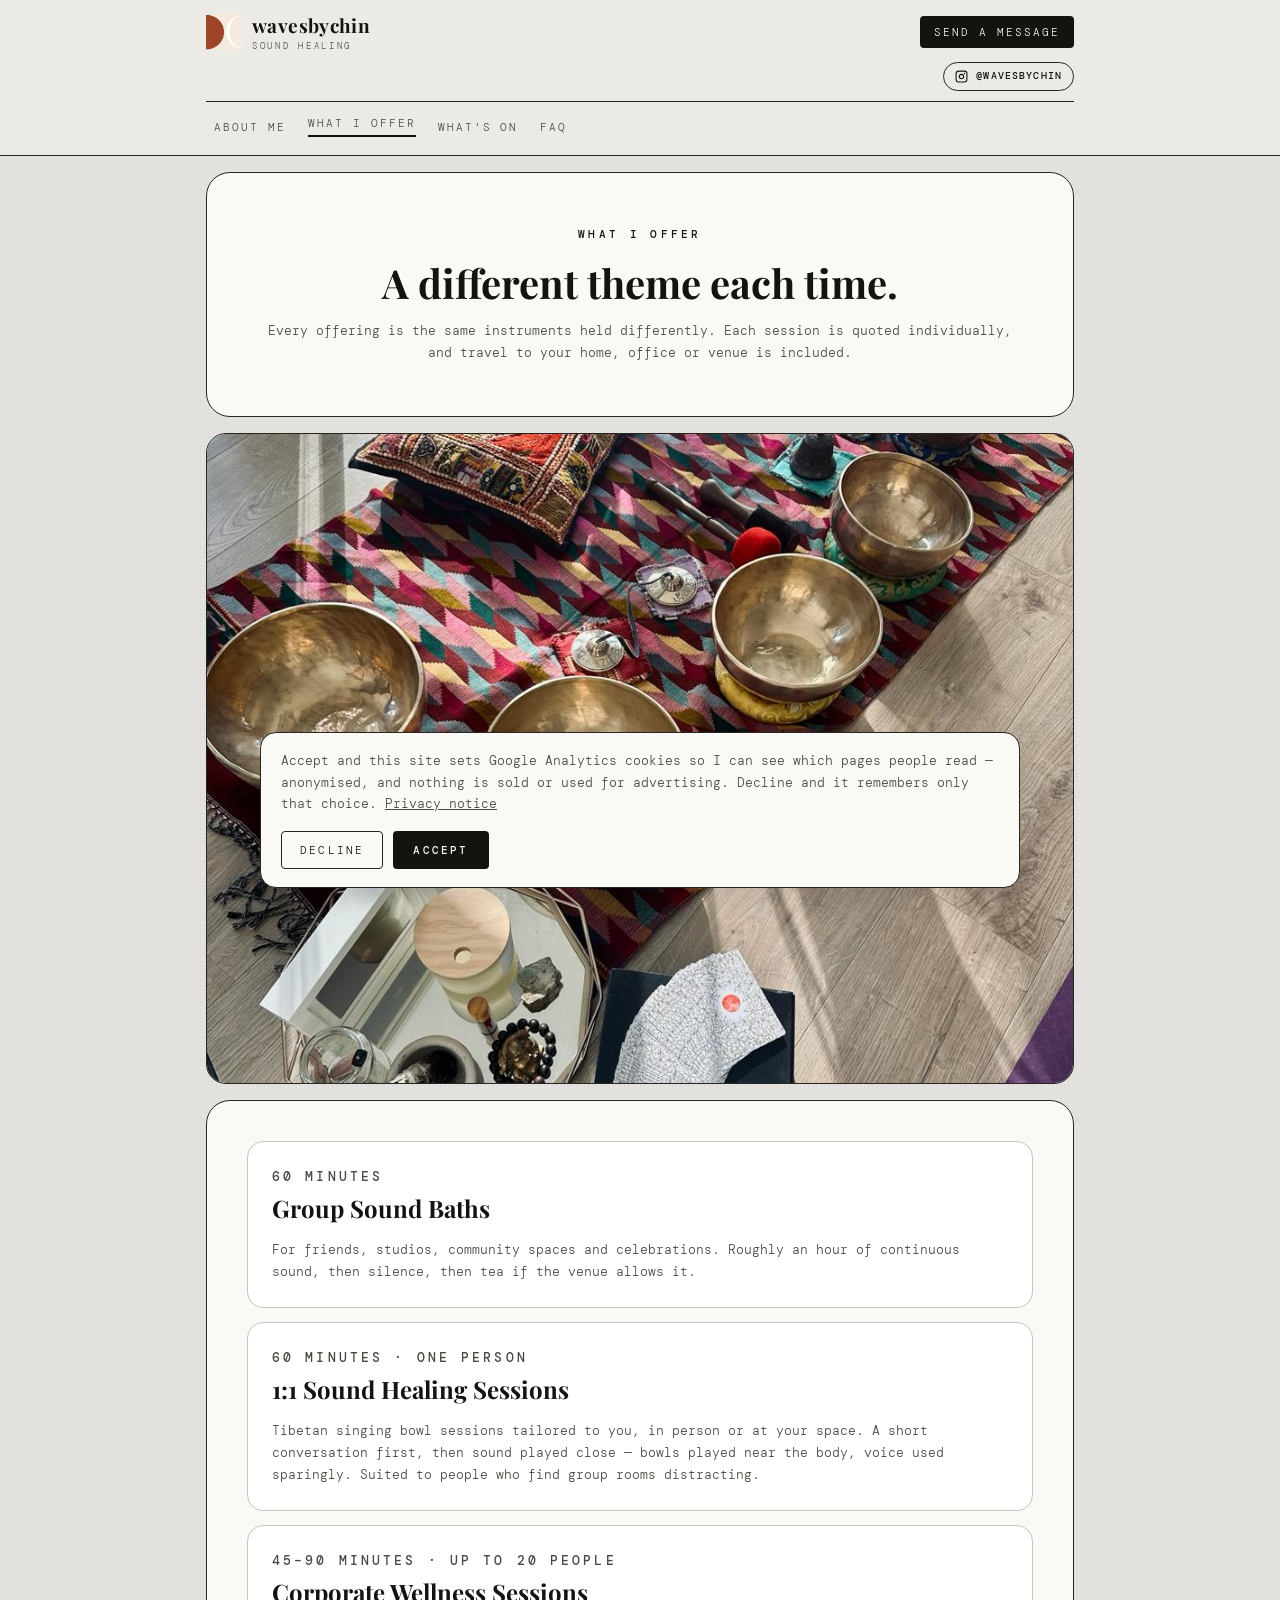
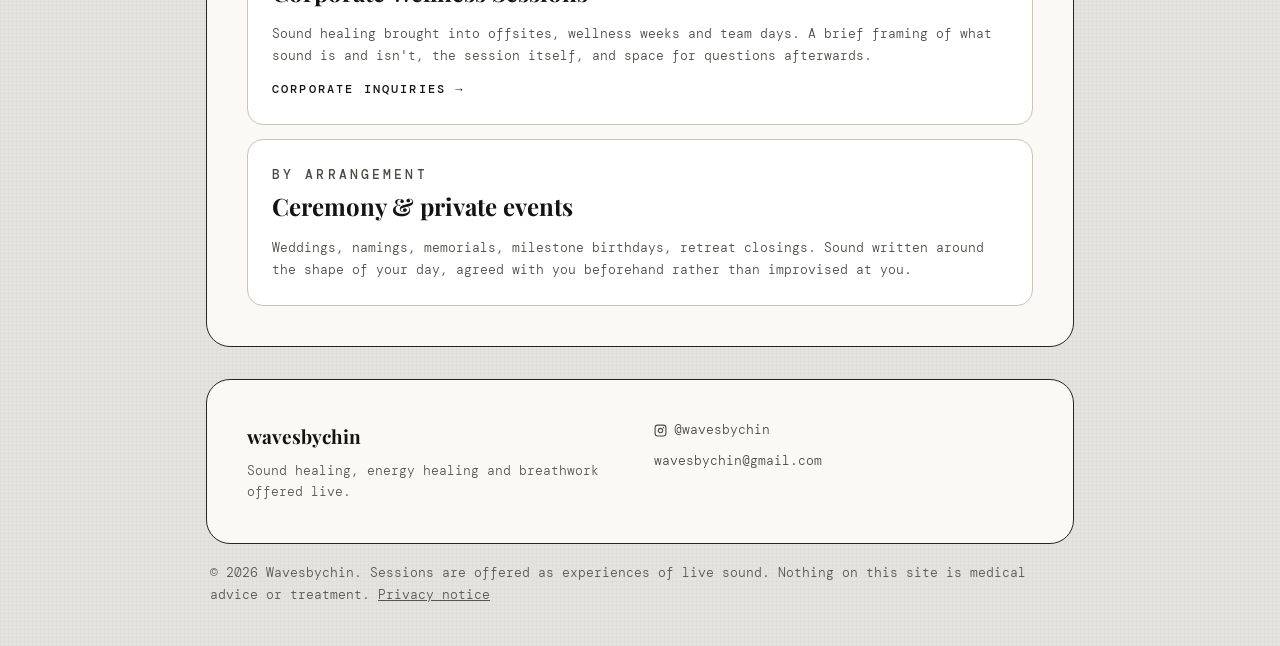
<file: offerings/index.html>
<!DOCTYPE html>
<!-- GENERATED by scripts/build-pages.mjs from template.html + app.js. Do not edit; edit those and rebuild. -->
<html lang="en">
<head>
<meta charset="utf-8">
<meta name="viewport" content="width=device-width, initial-scale=1">
<base href="../">
<title>Sound baths, 1:1 and corporate sound healing, London — Wavesbychin</title>
<meta name="description" content="Group sound baths, 1:1 sound healing sessions, corporate wellness sessions for teams of up to 20, and ceremonies for weddings, namings and memorials. Travel included.">
<link rel="canonical" href="https://wavesbychin.com/offerings/">
<meta property="og:site_name" content="Wavesbychin">
<meta property="og:title" content="Sound baths, 1:1 and corporate sound healing, London — Wavesbychin">
<meta property="og:description" content="Group sound baths, 1:1 sound healing sessions, corporate wellness sessions for teams of up to 20, and ceremonies for weddings, namings and memorials. Travel included.">
<meta property="og:url" content="https://wavesbychin.com/offerings/">
<meta property="og:locale" content="en_GB">
<script type="application/ld+json">{"@context":"https://schema.org","@type":"BreadcrumbList","itemListElement":[{"@type":"ListItem","position":1,"name":"Wavesbychin","item":"https://wavesbychin.com/"},{"@type":"ListItem","position":2,"name":"Sound baths, 1:1 and corporate sound healing, London","item":"https://wavesbychin.com/offerings/"}]}</script>
<meta property="og:image" content="https://wavesbychin.com/assets/og-bowls.jpg">
<meta property="og:image:width" content="1200">
<meta property="og:image:height" content="630">
<meta property="og:image:alt" content="Seven Tibetan singing bowls laid out on a kilim rug">
<meta name="twitter:card" content="summary_large_image">
<meta property="og:type" content="website">
<link rel="icon" href="assets/logo.png" type="image/png">
<link rel="preconnect" href="https://fonts.googleapis.com">
<link rel="preconnect" href="https://fonts.gstatic.com" crossorigin>
<link href="https://fonts.googleapis.com/css2?family=Playfair+Display:ital,wght@0,600;0,700;0,800;1,600;1,700&family=DM+Mono:ital,wght@0,300;0,400;0,500;1,400&display=swap" rel="stylesheet">
<link rel="stylesheet" href="styles.css">
<script>
/* Consent Mode v2 defaults. Must run before gtag.js (loaded by app.js):
   storage is denied until the cookie banner's Accept is pressed, so GA starts
   cookieless and writes nothing without consent. */
window.dataLayer = window.dataLayer || [];
function gtag(){ dataLayer.push(arguments); }
gtag('consent', 'default', {
  analytics_storage: 'denied',
  ad_storage: 'denied',
  ad_user_data: 'denied',
  ad_personalization: 'denied',
  wait_for_update: 500
});
</script>
</head>
<body data-page="offerings">
<header class="hdr" id="hdr">
  <div class="hdr__inner">
    <div class="hdr__row">
      <a class="hdr__brand" href="home/" data-nav="home">
        <img src="assets/logo.png" alt="Wavesbychin" width="36" height="36">
        <span class="hdr__wordmark hdr__collapsible">
          <span class="hdr__name">wavesbychin</span>
          <span class="hdr__tag">sound healing</span>
        </span>
      </a>
      <div class="hdr__cta hdr__collapsible">
        <a class="btn btn--sm" href="message/" data-nav="corporate">Send a message</a>
      </div>
    </div>
    <div class="hdr__pills hdr__collapsible">
      <a class="pill" data-innerwave hidden href="https://github.com/aibotvivi/innerwaves" target="_blank" rel="noopener">Innerwave · tarot &amp; dreams ↗</a>
      <a class="pill pill--ig" href="https://www.instagram.com/wavesbychin/" target="_blank" rel="noopener">
        <svg width="13" height="13" viewBox="0 0 24 24" fill="none" stroke="currentColor" stroke-width="2" aria-hidden="true"><rect x="2" y="2" width="20" height="20" rx="5"></rect><circle cx="12" cy="12" r="4"></circle><circle cx="17.5" cy="6.5" r="1.2" fill="currentColor" stroke="none"></circle></svg>@wavesbychin
      </a>
    </div>
    <nav class="nav" aria-label="Main">
      <a class="nav__item" href="./" data-nav="about"><span>About me</span><i></i></a>
      <a class="nav__item is-active" href="offerings/" data-nav="offerings" aria-current="page"><span>What I offer</span><i></i></a>
      <a class="nav__item" href="events/" data-nav="events"><span>What's on</span><i></i></a>
      <a class="nav__item" href="faq/" data-nav="faq"><span>FAQ</span><i></i></a>
    </nav>
  </div>
</header>

<main class="page is-entering" id="app"><section class="panel panel--hero"><p class="eyebrow">What I offer</p><h1 class="h1">A different theme each time.</h1><p class="lead">Every offering is the same instruments held differently. Each session is quoted individually, and travel to your home, office or venue is included.</p></section><div class="photo photo--43"><img src="assets/offer-cover.jpg" alt="Singing bowls laid out on a kilim rug" style="object-position:center 45%" loading="lazy"></div><section class="panel panel--stack"><article class="card offer"><p class="offer__meta">60 minutes</p><h2>Group Sound Baths</h2><p>For friends, studios, community spaces and celebrations. Roughly an hour of continuous sound, then silence, then tea if the venue allows it.</p></article><article class="card offer"><p class="offer__meta">60 minutes · one person</p><h2>1:1 Sound Healing Sessions</h2><p>Tibetan singing bowl sessions tailored to you, in person or at your space. A short conversation first, then sound played close — bowls played near the body, voice used sparingly. Suited to people who find group rooms distracting.</p></article><article class="card offer"><p class="offer__meta">45–90 minutes · up to 20 people</p><h2>Corporate Wellness Sessions</h2><p>Sound healing brought into offsites, wellness weeks and team days. A brief framing of what sound is and isn't, the session itself, and space for questions afterwards.</p><button class="textbtn" type="button" data-action="corporate-inquiry">Corporate inquiries →</button></article><article class="card offer"><p class="offer__meta">By arrangement</p><h2>Ceremony &amp; private events</h2><p>Weddings, namings, memorials, milestone birthdays, retreat closings. Sound written around the shape of your day, agreed with you beforehand rather than improvised at you.</p></article></section></main>

<footer class="footer">
  <div class="footer__panel">
    <div>
      <p class="footer__name">wavesbychin</p>
      <p class="footer__line">Sound healing, energy healing and breathwork offered live.</p>
    </div>
    <div class="footer__links">
      <a href="https://www.instagram.com/wavesbychin/" target="_blank" rel="noopener"><svg width="13" height="13" viewBox="0 0 24 24" fill="none" stroke="currentColor" stroke-width="2" aria-hidden="true"><rect x="2" y="2" width="20" height="20" rx="5"></rect><circle cx="12" cy="12" r="4"></circle><circle cx="17.5" cy="6.5" r="1.2" fill="currentColor" stroke="none"></circle></svg>@wavesbychin</a>
      <a href="mailto:wavesbychin@gmail.com">wavesbychin@gmail.com</a>
    </div>
  </div>
  <p class="footer__legal">© 2026 Wavesbychin. Sessions are offered as experiences of live sound. Nothing on this site is medical advice or treatment. <a href="privacy/" data-nav="privacy">Privacy notice</a></p>
</footer>

<div class="cookie" id="cookie" hidden>
  <div class="cookie__panel" role="dialog" aria-label="Cookie notice">
    <p>Accept and this site sets Google Analytics cookies so I can see which pages people read — anonymised, and nothing is sold or used for advertising. Decline and it remembers only that choice. <a href="privacy/" data-nav="privacy">Privacy notice</a></p>
    <div class="cookie__actions">
      <button class="btn btn--outline btn--xs" type="button" data-action="cookie-decline">Decline</button>
      <button class="btn btn--xs" type="button" data-action="cookie-accept">Accept</button>
    </div>
  </div>
</div>

<script src="config.js"></script>
<script src="app.js"></script>
</body>
</html>
</file>
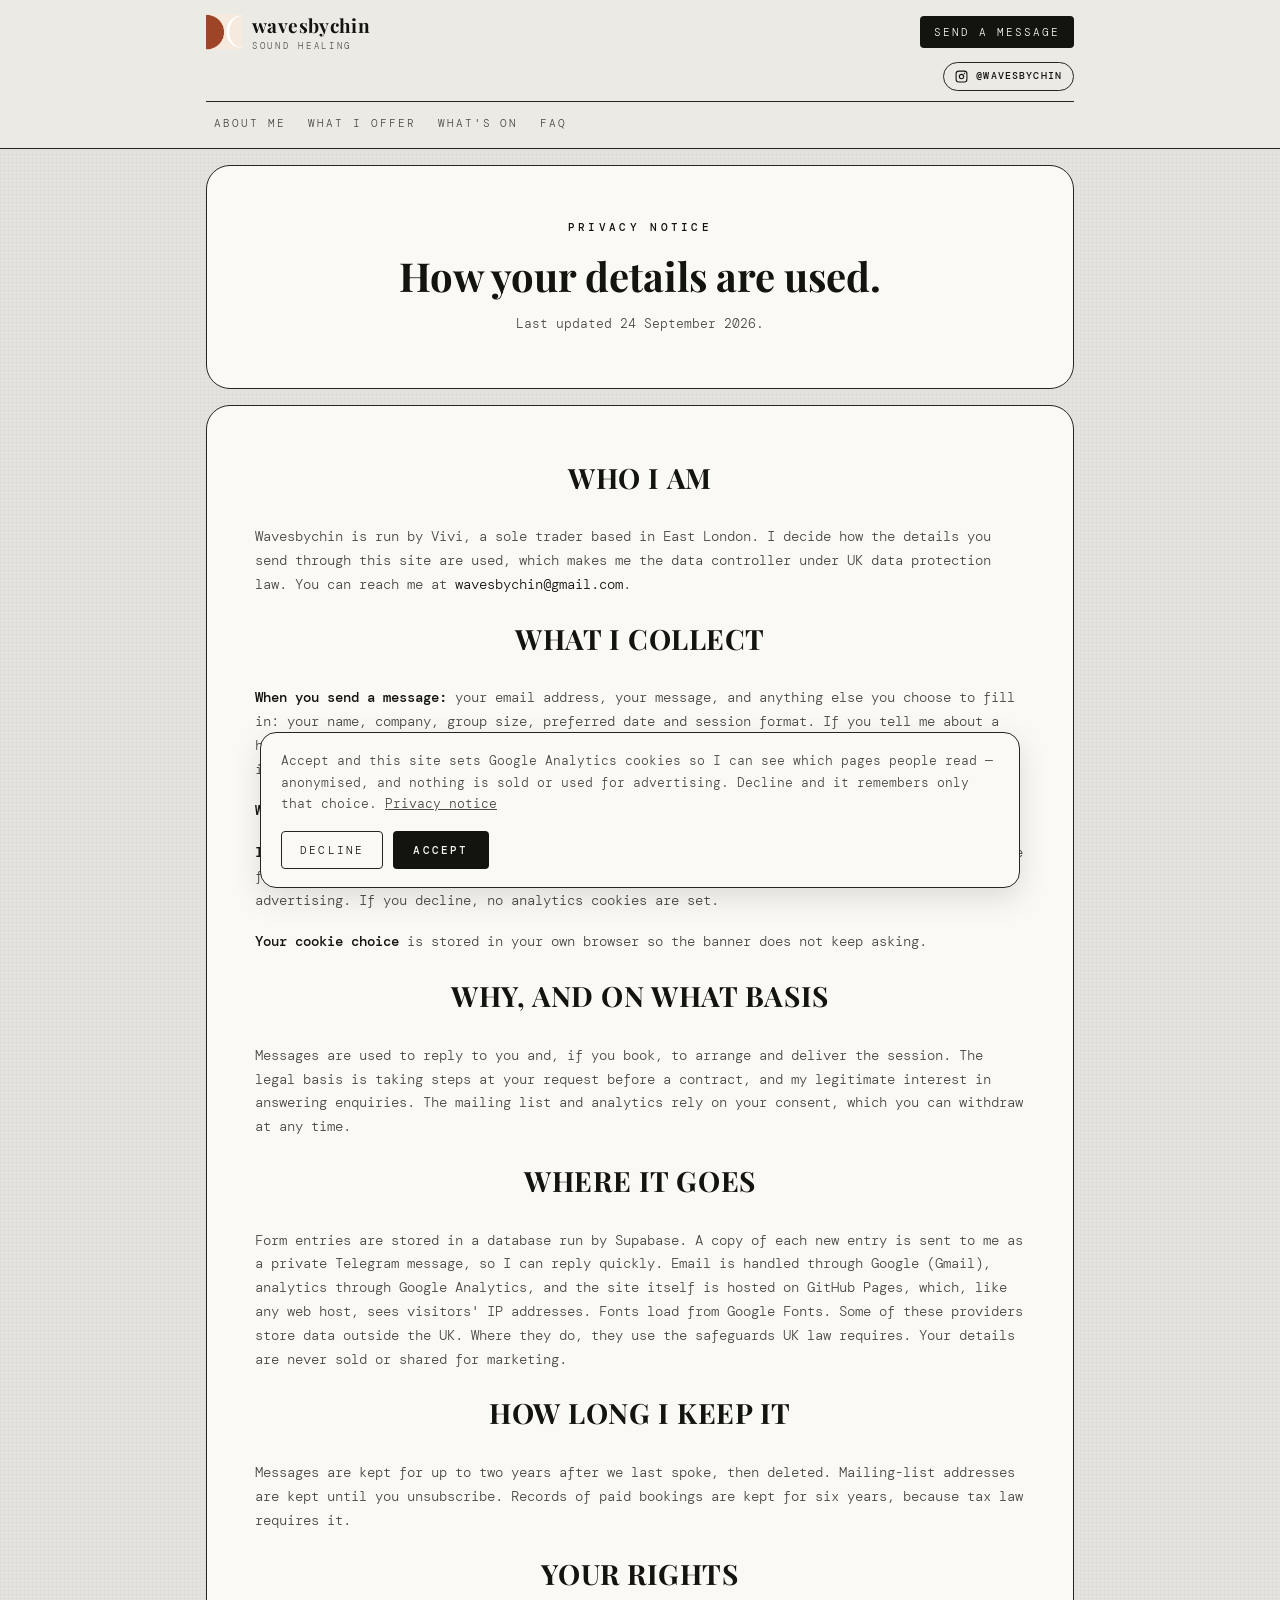
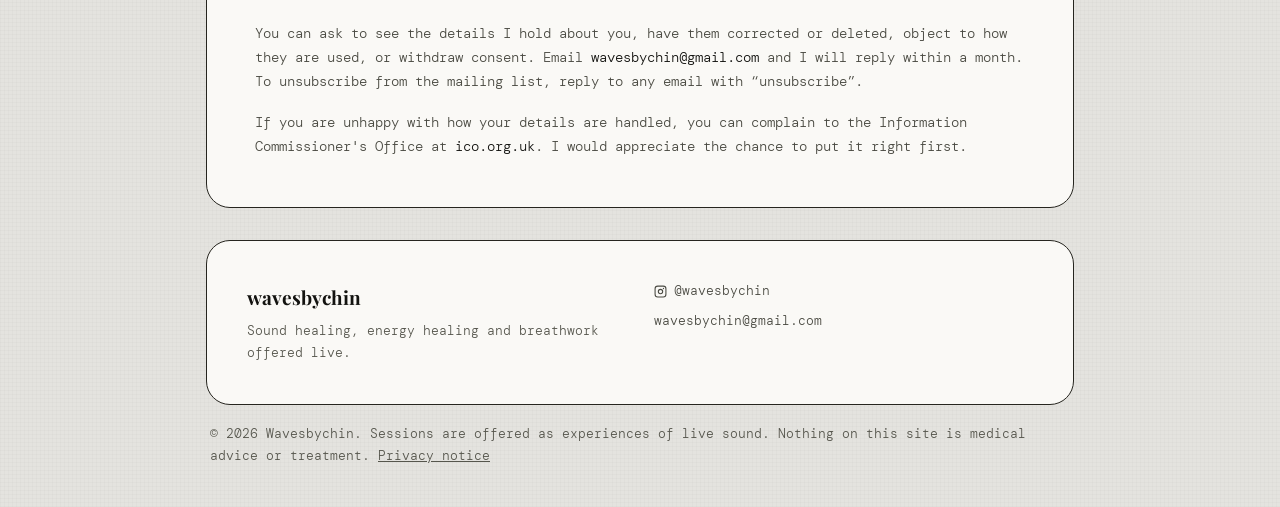
<file: privacy/index.html>
<!DOCTYPE html>
<!-- GENERATED by scripts/build-pages.mjs from template.html + app.js. Do not edit; edit those and rebuild. -->
<html lang="en">
<head>
<meta charset="utf-8">
<meta name="viewport" content="width=device-width, initial-scale=1">
<base href="../">
<title>Privacy notice — Wavesbychin</title>
<meta name="description" content="How Wavesbychin uses the details you send through this site, and your rights under UK data protection law.">
<link rel="canonical" href="https://wavesbychin.com/privacy/">
<meta property="og:site_name" content="Wavesbychin">
<meta property="og:title" content="Privacy notice — Wavesbychin">
<meta property="og:description" content="How Wavesbychin uses the details you send through this site, and your rights under UK data protection law.">
<meta property="og:url" content="https://wavesbychin.com/privacy/">
<meta property="og:locale" content="en_GB">
<script type="application/ld+json">{"@context":"https://schema.org","@type":"BreadcrumbList","itemListElement":[{"@type":"ListItem","position":1,"name":"Wavesbychin","item":"https://wavesbychin.com/"},{"@type":"ListItem","position":2,"name":"Privacy notice","item":"https://wavesbychin.com/privacy/"}]}</script>
<meta property="og:image" content="https://wavesbychin.com/assets/og-bowls.jpg">
<meta property="og:image:width" content="1200">
<meta property="og:image:height" content="630">
<meta property="og:image:alt" content="Seven Tibetan singing bowls laid out on a kilim rug">
<meta name="twitter:card" content="summary_large_image">
<meta property="og:type" content="website">
<link rel="icon" href="assets/logo.png" type="image/png">
<link rel="preconnect" href="https://fonts.googleapis.com">
<link rel="preconnect" href="https://fonts.gstatic.com" crossorigin>
<link href="https://fonts.googleapis.com/css2?family=Playfair+Display:ital,wght@0,600;0,700;0,800;1,600;1,700&family=DM+Mono:ital,wght@0,300;0,400;0,500;1,400&display=swap" rel="stylesheet">
<link rel="stylesheet" href="styles.css">
<script>
/* Consent Mode v2 defaults. Must run before gtag.js (loaded by app.js):
   storage is denied until the cookie banner's Accept is pressed, so GA starts
   cookieless and writes nothing without consent. */
window.dataLayer = window.dataLayer || [];
function gtag(){ dataLayer.push(arguments); }
gtag('consent', 'default', {
  analytics_storage: 'denied',
  ad_storage: 'denied',
  ad_user_data: 'denied',
  ad_personalization: 'denied',
  wait_for_update: 500
});
</script>
</head>
<body data-page="privacy">
<header class="hdr" id="hdr">
  <div class="hdr__inner">
    <div class="hdr__row">
      <a class="hdr__brand" href="home/" data-nav="home">
        <img src="assets/logo.png" alt="Wavesbychin" width="36" height="36">
        <span class="hdr__wordmark hdr__collapsible">
          <span class="hdr__name">wavesbychin</span>
          <span class="hdr__tag">sound healing</span>
        </span>
      </a>
      <div class="hdr__cta hdr__collapsible">
        <a class="btn btn--sm" href="message/" data-nav="corporate">Send a message</a>
      </div>
    </div>
    <div class="hdr__pills hdr__collapsible">
      <a class="pill" data-innerwave hidden href="https://github.com/aibotvivi/innerwaves" target="_blank" rel="noopener">Innerwave · tarot &amp; dreams ↗</a>
      <a class="pill pill--ig" href="https://www.instagram.com/wavesbychin/" target="_blank" rel="noopener">
        <svg width="13" height="13" viewBox="0 0 24 24" fill="none" stroke="currentColor" stroke-width="2" aria-hidden="true"><rect x="2" y="2" width="20" height="20" rx="5"></rect><circle cx="12" cy="12" r="4"></circle><circle cx="17.5" cy="6.5" r="1.2" fill="currentColor" stroke="none"></circle></svg>@wavesbychin
      </a>
    </div>
    <nav class="nav" aria-label="Main">
      <a class="nav__item" href="./" data-nav="about"><span>About me</span><i></i></a>
      <a class="nav__item" href="offerings/" data-nav="offerings"><span>What I offer</span><i></i></a>
      <a class="nav__item" href="events/" data-nav="events"><span>What's on</span><i></i></a>
      <a class="nav__item" href="faq/" data-nav="faq"><span>FAQ</span><i></i></a>
    </nav>
  </div>
</header>

<main class="page is-entering" id="app"><section class="panel panel--hero"><p class="eyebrow">Privacy notice</p><h1 class="h1">How your details are used.</h1><p class="lead">Last updated 24 September 2026.</p></section><section class="panel panel--wide panel--story story"><h2 class="h2 h2--story">Who I am</h2><p>Wavesbychin is run by Vivi, a sole trader based in East London. I decide how the details you send through this site are used, which makes me the data controller under UK data protection law. You can reach me at <a href="mailto:wavesbychin@gmail.com">wavesbychin@gmail.com</a>.</p><h2 class="h2 h2--story">What I collect</h2><p><strong>When you send a message:</strong> your email address, your message, and anything else you choose to fill in: your name, company, group size, preferred date and session format. If you tell me about a health condition, such as pregnancy, epilepsy or a pacemaker, I use it only to check a session is suitable for you and keep it only as long as your booking needs it.</p><p><strong>When you join the mailing list:</strong> your email address.</p><p><strong>If you accept analytics cookies:</strong> Google Analytics records which pages are visited, roughly where from, and on what kind of device. IP addresses are anonymised, and nothing is used for advertising. If you decline, no analytics cookies are set.</p><p><strong>Your cookie choice</strong> is stored in your own browser so the banner does not keep asking.</p><h2 class="h2 h2--story">Why, and on what basis</h2><p>Messages are used to reply to you and, if you book, to arrange and deliver the session. The legal basis is taking steps at your request before a contract, and my legitimate interest in answering enquiries. The mailing list and analytics rely on your consent, which you can withdraw at any time.</p><h2 class="h2 h2--story">Where it goes</h2><p>Form entries are stored in a database run by Supabase. A copy of each new entry is sent to me as a private Telegram message, so I can reply quickly. Email is handled through Google (Gmail), analytics through Google Analytics, and the site itself is hosted on GitHub Pages, which, like any web host, sees visitors' IP addresses. Fonts load from Google Fonts. Some of these providers store data outside the UK. Where they do, they use the safeguards UK law requires. Your details are never sold or shared for marketing.</p><h2 class="h2 h2--story">How long I keep it</h2><p>Messages are kept for up to two years after we last spoke, then deleted. Mailing-list addresses are kept until you unsubscribe. Records of paid bookings are kept for six years, because tax law requires it.</p><h2 class="h2 h2--story">Your rights</h2><p>You can ask to see the details I hold about you, have them corrected or deleted, object to how they are used, or withdraw consent. Email <a href="mailto:wavesbychin@gmail.com">wavesbychin@gmail.com</a> and I will reply within a month. To unsubscribe from the mailing list, reply to any email with “unsubscribe”.</p><p>If you are unhappy with how your details are handled, you can complain to the Information Commissioner's Office at <a href="https://ico.org.uk/make-a-complaint/" target="_blank" rel="noopener">ico.org.uk</a>. I would appreciate the chance to put it right first.</p></section></main>

<footer class="footer">
  <div class="footer__panel">
    <div>
      <p class="footer__name">wavesbychin</p>
      <p class="footer__line">Sound healing, energy healing and breathwork offered live.</p>
    </div>
    <div class="footer__links">
      <a href="https://www.instagram.com/wavesbychin/" target="_blank" rel="noopener"><svg width="13" height="13" viewBox="0 0 24 24" fill="none" stroke="currentColor" stroke-width="2" aria-hidden="true"><rect x="2" y="2" width="20" height="20" rx="5"></rect><circle cx="12" cy="12" r="4"></circle><circle cx="17.5" cy="6.5" r="1.2" fill="currentColor" stroke="none"></circle></svg>@wavesbychin</a>
      <a href="mailto:wavesbychin@gmail.com">wavesbychin@gmail.com</a>
    </div>
  </div>
  <p class="footer__legal">© 2026 Wavesbychin. Sessions are offered as experiences of live sound. Nothing on this site is medical advice or treatment. <a href="privacy/" data-nav="privacy">Privacy notice</a></p>
</footer>

<div class="cookie" id="cookie" hidden>
  <div class="cookie__panel" role="dialog" aria-label="Cookie notice">
    <p>Accept and this site sets Google Analytics cookies so I can see which pages people read — anonymised, and nothing is sold or used for advertising. Decline and it remembers only that choice. <a href="privacy/" data-nav="privacy">Privacy notice</a></p>
    <div class="cookie__actions">
      <button class="btn btn--outline btn--xs" type="button" data-action="cookie-decline">Decline</button>
      <button class="btn btn--xs" type="button" data-action="cookie-accept">Accept</button>
    </div>
  </div>
</div>

<script src="config.js"></script>
<script src="app.js"></script>
</body>
</html>
</file>
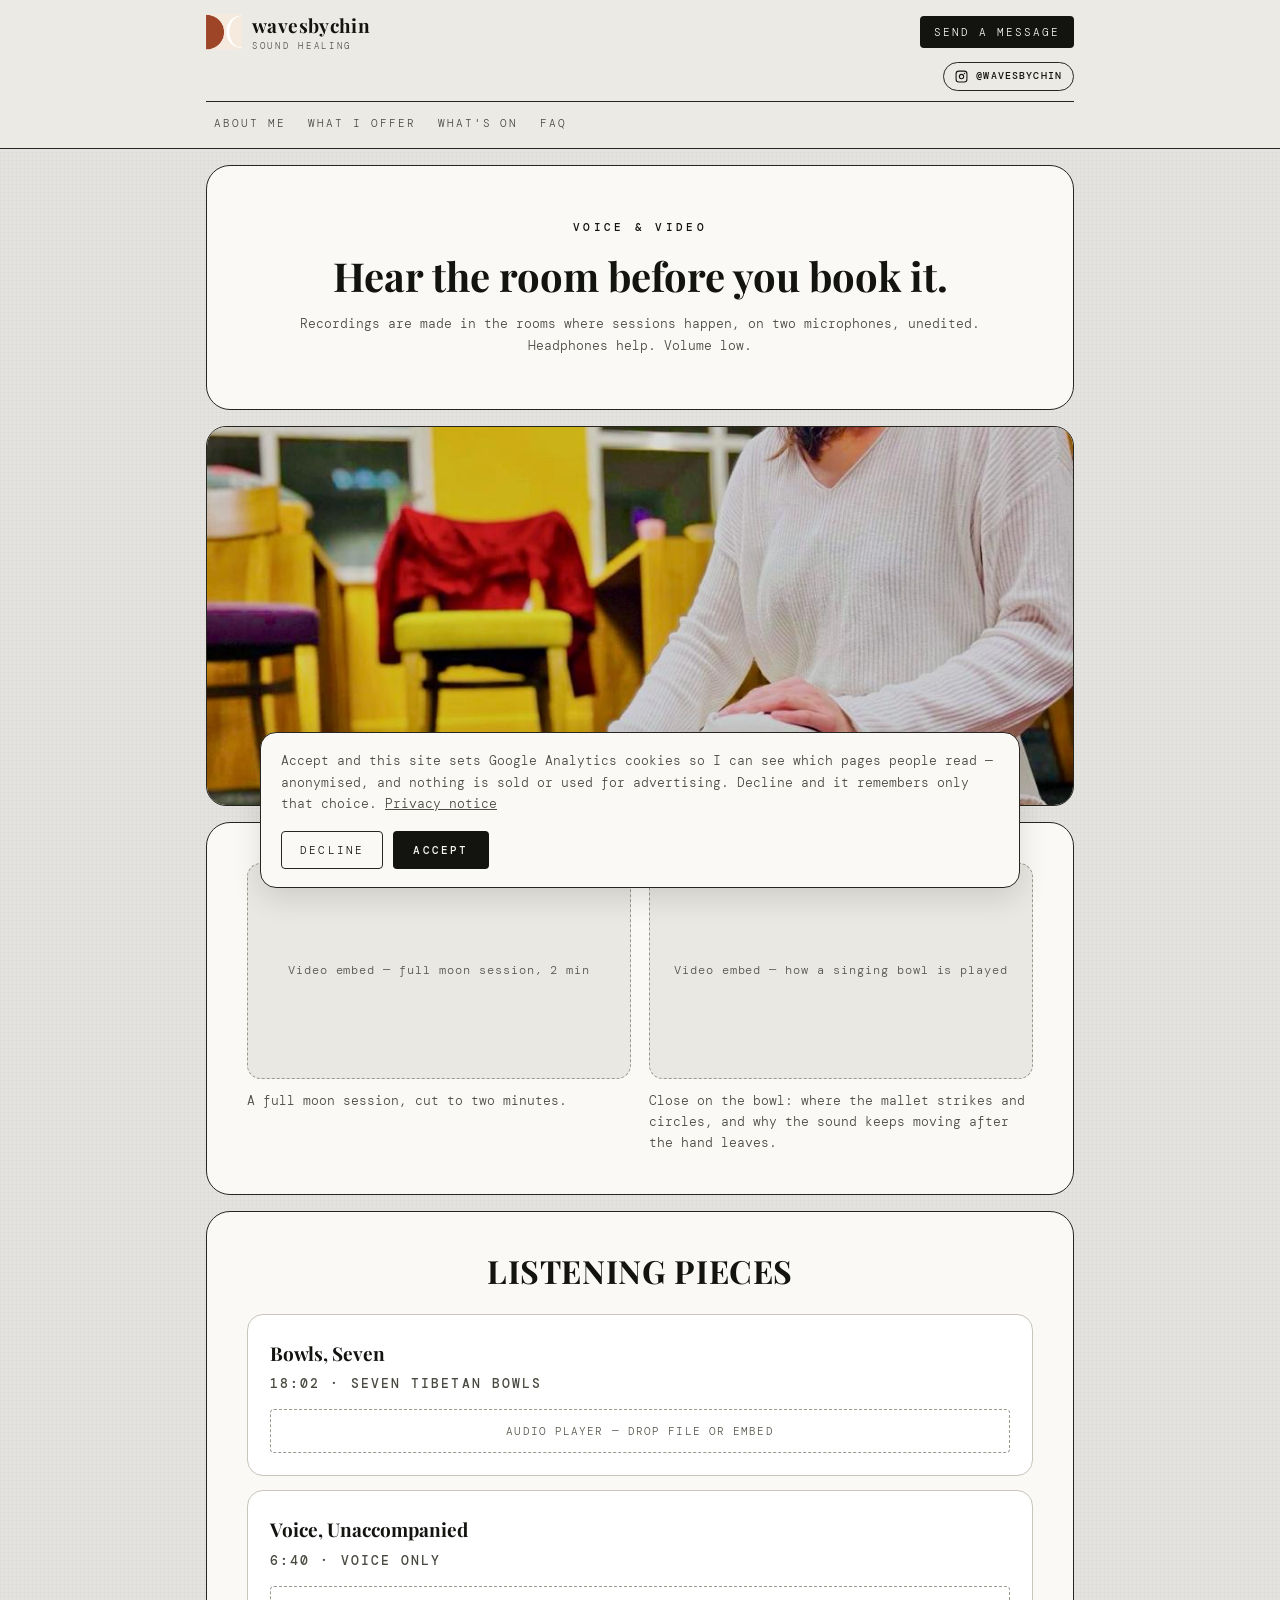
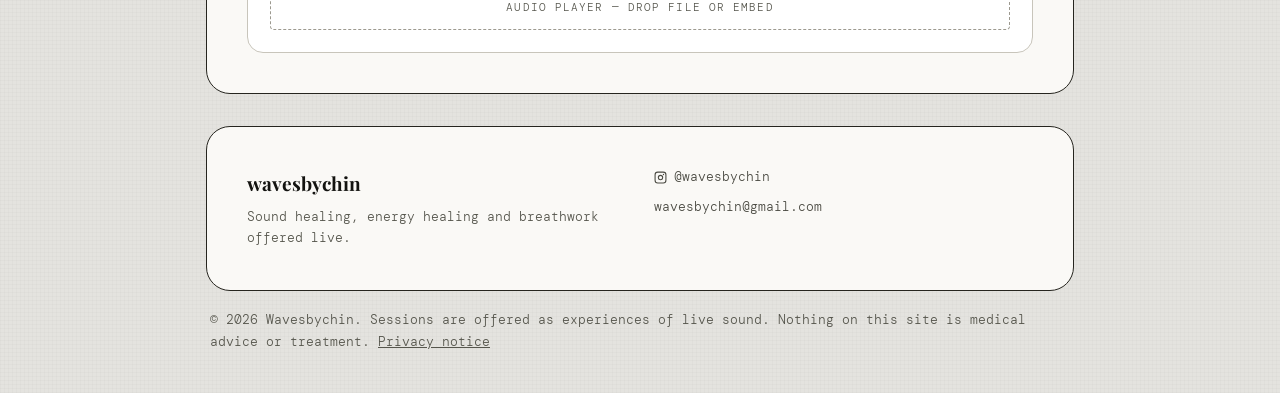
<file: voice/index.html>
<!DOCTYPE html>
<!-- GENERATED by scripts/build-pages.mjs from template.html + app.js. Do not edit; edit those and rebuild. -->
<html lang="en">
<head>
<meta charset="utf-8">
<meta name="viewport" content="width=device-width, initial-scale=1">
<base href="../">
<title>Voice &amp; Video — Wavesbychin</title>
<meta name="description" content="Recordings from live sound healing sessions with Tibetan singing bowls and voice.">
<meta name="robots" content="noindex">
<meta property="og:site_name" content="Wavesbychin">
<meta property="og:title" content="Voice &amp; Video — Wavesbychin">
<meta property="og:description" content="Recordings from live sound healing sessions with Tibetan singing bowls and voice.">
<meta property="og:url" content="https://wavesbychin.com/voice/">
<meta property="og:locale" content="en_GB">
<script type="application/ld+json">{"@context":"https://schema.org","@type":"BreadcrumbList","itemListElement":[{"@type":"ListItem","position":1,"name":"Wavesbychin","item":"https://wavesbychin.com/"},{"@type":"ListItem","position":2,"name":"Voice & Video","item":"https://wavesbychin.com/voice/"}]}</script>
<meta property="og:image" content="https://wavesbychin.com/assets/og-bowls.jpg">
<meta property="og:image:width" content="1200">
<meta property="og:image:height" content="630">
<meta property="og:image:alt" content="Seven Tibetan singing bowls laid out on a kilim rug">
<meta name="twitter:card" content="summary_large_image">
<meta property="og:type" content="website">
<link rel="icon" href="assets/logo.png" type="image/png">
<link rel="preconnect" href="https://fonts.googleapis.com">
<link rel="preconnect" href="https://fonts.gstatic.com" crossorigin>
<link href="https://fonts.googleapis.com/css2?family=Playfair+Display:ital,wght@0,600;0,700;0,800;1,600;1,700&family=DM+Mono:ital,wght@0,300;0,400;0,500;1,400&display=swap" rel="stylesheet">
<link rel="stylesheet" href="styles.css">
<script>
/* Consent Mode v2 defaults. Must run before gtag.js (loaded by app.js):
   storage is denied until the cookie banner's Accept is pressed, so GA starts
   cookieless and writes nothing without consent. */
window.dataLayer = window.dataLayer || [];
function gtag(){ dataLayer.push(arguments); }
gtag('consent', 'default', {
  analytics_storage: 'denied',
  ad_storage: 'denied',
  ad_user_data: 'denied',
  ad_personalization: 'denied',
  wait_for_update: 500
});
</script>
</head>
<body data-page="voice">
<header class="hdr" id="hdr">
  <div class="hdr__inner">
    <div class="hdr__row">
      <a class="hdr__brand" href="home/" data-nav="home">
        <img src="assets/logo.png" alt="Wavesbychin" width="36" height="36">
        <span class="hdr__wordmark hdr__collapsible">
          <span class="hdr__name">wavesbychin</span>
          <span class="hdr__tag">sound healing</span>
        </span>
      </a>
      <div class="hdr__cta hdr__collapsible">
        <a class="btn btn--sm" href="message/" data-nav="corporate">Send a message</a>
      </div>
    </div>
    <div class="hdr__pills hdr__collapsible">
      <a class="pill" data-innerwave hidden href="https://github.com/aibotvivi/innerwaves" target="_blank" rel="noopener">Innerwave · tarot &amp; dreams ↗</a>
      <a class="pill pill--ig" href="https://www.instagram.com/wavesbychin/" target="_blank" rel="noopener">
        <svg width="13" height="13" viewBox="0 0 24 24" fill="none" stroke="currentColor" stroke-width="2" aria-hidden="true"><rect x="2" y="2" width="20" height="20" rx="5"></rect><circle cx="12" cy="12" r="4"></circle><circle cx="17.5" cy="6.5" r="1.2" fill="currentColor" stroke="none"></circle></svg>@wavesbychin
      </a>
    </div>
    <nav class="nav" aria-label="Main">
      <a class="nav__item" href="./" data-nav="about"><span>About me</span><i></i></a>
      <a class="nav__item" href="offerings/" data-nav="offerings"><span>What I offer</span><i></i></a>
      <a class="nav__item" href="events/" data-nav="events"><span>What's on</span><i></i></a>
      <a class="nav__item" href="faq/" data-nav="faq"><span>FAQ</span><i></i></a>
    </nav>
  </div>
</header>

<main class="page is-entering" id="app"><section class="panel panel--hero"><p class="eyebrow">Voice &amp; Video</p><h1 class="h1">Hear the room before you book it.</h1><p class="lead">Recordings are made in the rooms where sessions happen, on two microphones, unedited. Headphones help. Volume low.</p></section><div class="photo photo--167"><img src="assets/past-2.jpg" alt="Playing bowls on a patterned rug" style="object-position:center 40%" loading="lazy"></div><section class="panel media-grid"><figure><div class="embed">Video embed — full moon session, 2 min</div><figcaption>A full moon session, cut to two minutes.</figcaption></figure><figure><div class="embed">Video embed — how a singing bowl is played</div><figcaption>Close on the bowl: where the mallet strikes and circles, and why the sound keeps moving after the hand leaves.</figcaption></figure></section><section class="panel"><h2 class="h2 h2--lg">Listening pieces</h2><div class="stack"><div class="card track"><div><h3>Bowls, Seven</h3><p class="track__meta">18:02 · seven Tibetan bowls</p></div><div class="track__player">Audio player — drop file or embed</div></div><div class="card track"><div><h3>Voice, Unaccompanied</h3><p class="track__meta">6:40 · voice only</p></div><div class="track__player">Audio player — drop file or embed</div></div></div></section></main>

<footer class="footer">
  <div class="footer__panel">
    <div>
      <p class="footer__name">wavesbychin</p>
      <p class="footer__line">Sound healing, energy healing and breathwork offered live.</p>
    </div>
    <div class="footer__links">
      <a href="https://www.instagram.com/wavesbychin/" target="_blank" rel="noopener"><svg width="13" height="13" viewBox="0 0 24 24" fill="none" stroke="currentColor" stroke-width="2" aria-hidden="true"><rect x="2" y="2" width="20" height="20" rx="5"></rect><circle cx="12" cy="12" r="4"></circle><circle cx="17.5" cy="6.5" r="1.2" fill="currentColor" stroke="none"></circle></svg>@wavesbychin</a>
      <a href="mailto:wavesbychin@gmail.com">wavesbychin@gmail.com</a>
    </div>
  </div>
  <p class="footer__legal">© 2026 Wavesbychin. Sessions are offered as experiences of live sound. Nothing on this site is medical advice or treatment. <a href="privacy/" data-nav="privacy">Privacy notice</a></p>
</footer>

<div class="cookie" id="cookie" hidden>
  <div class="cookie__panel" role="dialog" aria-label="Cookie notice">
    <p>Accept and this site sets Google Analytics cookies so I can see which pages people read — anonymised, and nothing is sold or used for advertising. Decline and it remembers only that choice. <a href="privacy/" data-nav="privacy">Privacy notice</a></p>
    <div class="cookie__actions">
      <button class="btn btn--outline btn--xs" type="button" data-action="cookie-decline">Decline</button>
      <button class="btn btn--xs" type="button" data-action="cookie-accept">Accept</button>
    </div>
  </div>
</div>

<script src="config.js"></script>
<script src="app.js"></script>
</body>
</html>
</file>
<file: styles.css>
/* Wavesbychin — design tokens and components.
   Values come straight from the design handoff (design_handoff_wavesbychin_site/README.md). */

:root {
  --ground: #E4E3DF;
  --panel: #FAF9F6;
  --card: #FFFFFF;
  --ink: #131310;
  --body: #4A4A42;
  --muted: #56564D;
  --on-dark: #F7F6F2;
  --on-dark-muted: #B8B6AC;
  --border-panel: #26251F;
  --border-card: #C8C5BB;
  --border-input: #9C998F;
  --placeholder: #87847A;
  --hover-ink: #33332C;
  --slot: #E9E8E3;
  --header-bg: rgba(237, 234, 228, 0.95);
  --terracotta: #9C4A2C;

  --serif: 'Playfair Display', Georgia, serif;
  --mono: 'DM Mono', ui-monospace, Menlo, monospace;

  --r-panel: 24px;
  --r-photo: 20px;
  --r-card: 16px;
  --r-tile: 12px;
  --r-ctl: 4px;
  --r-date: 8px;
  --r-pill: 999px;

  --pad-list: clamp(22px, 4vw, 40px);
  --pad-hero: clamp(26px, 5vw, 52px);
  --pad-wide: clamp(26px, 5vw, 48px);
}

/* ---------- base ---------- */

* { box-sizing: border-box; }

html, body {
  margin: 0;
  padding: 0;
  background-color: var(--ground);
  background-image:
    repeating-linear-gradient(0deg, rgba(0, 0, 0, 0.02) 0 1px, transparent 1px 4px),
    repeating-linear-gradient(90deg, rgba(0, 0, 0, 0.018) 0 1px, transparent 1px 4px);
}

body {
  font-family: var(--mono);
  font-weight: 300;
  font-size: 13px;
  line-height: 1.7;
  color: var(--hover-ink);
  min-height: 100vh;
  -webkit-font-smoothing: antialiased;
}

a { color: var(--ink); text-decoration: none; }
a:hover { color: var(--ink); }
::selection { background: var(--ink); color: var(--on-dark); }

input, textarea, button, select { font-family: var(--mono); }
input::placeholder, textarea::placeholder { color: var(--placeholder); }

button { font-size: inherit; }

@keyframes wbcRise {
  from { opacity: 0; transform: translateY(10px); }
  to { opacity: 1; transform: none; }
}

/* ---------- header ---------- */

.hdr {
  position: sticky;
  top: 0;
  z-index: 20;
  background: var(--header-bg);
  backdrop-filter: blur(8px);
  -webkit-backdrop-filter: blur(8px);
  border-bottom: 1px solid var(--border-panel);
}

.hdr__inner {
  max-width: 900px;
  margin: 0 auto;
  padding: 12px 16px;
  display: grid;
  gap: 10px;
}

.hdr__row {
  display: flex;
  justify-content: space-between;
  align-items: center;
  gap: 12px;
  flex-wrap: nowrap;
}

.hdr__brand {
  display: flex;
  align-items: center;
  gap: 10px;
  text-align: left;
  flex: 0 0 auto;
  min-width: 0;
}

.hdr__brand img {
  width: 36px;
  height: 36px;
  object-fit: contain;
  display: block;
}

.hdr__wordmark {
  display: grid;
  gap: 2px;
  justify-items: start;
  line-height: normal;
}

.hdr__name {
  font-family: var(--serif);
  font-weight: 700;
  font-size: 19px;
  color: var(--ink);
  letter-spacing: 0.02em;
}

.hdr__tag {
  font-size: 9px;
  letter-spacing: 0.3em;
  text-transform: uppercase;
  color: var(--muted);
}

.hdr__cta {
  margin-left: auto;
  flex: 0 0 auto;
}

.hdr__pills {
  display: flex;
  gap: 8px;
  flex-wrap: wrap;
  justify-content: flex-end;
  width: 100%;
  min-width: 0;
}

/* Below 760px, scrolling down hides the wordmark, CTA and pill row (see app.js). */
.hdr.is-collapsed .hdr__collapsible { display: none; }

.pill {
  font-size: 9.5px;
  letter-spacing: 0.12em;
  text-transform: uppercase;
  color: var(--ink);
  border: 1px solid var(--border-panel);
  background: transparent;
  border-radius: var(--r-pill);
  padding: 7px 11px;
  font-weight: 500;
  white-space: nowrap;
  display: inline-flex;
  align-items: center;
  gap: 8px;
  line-height: 1;
}
.pill[hidden] { display: none; }
.pill:hover { border-color: var(--ink); }
.pill--ig:hover { background: var(--card); }

.nav {
  display: flex;
  gap: 6px;
  flex-wrap: wrap;
  justify-content: flex-start;
  align-items: center;
  border-top: 1px solid var(--border-panel);
  padding-top: 8px;
}

.nav__item {
  color: var(--body);
  font-size: 11px;
  letter-spacing: 0.18em;
  text-transform: uppercase;
  padding: 6px 8px;
  display: grid;
  justify-items: center;
  gap: 5px;
  line-height: normal;
}
.nav__item:hover { color: var(--ink); }
.nav__item i { display: none; width: 100%; height: 2px; background: var(--ink); }
.nav__item.is-active i { display: block; }

/* ---------- page column ---------- */

.page {
  max-width: 900px;
  margin: 0 auto;
  padding: 16px;
  display: grid;
  gap: 16px;
}
.page.is-entering { animation: wbcRise 0.45s ease both; }

/* ---------- panels ---------- */

.panel {
  background: var(--panel);
  border: 1px solid var(--border-panel);
  border-radius: var(--r-panel);
  padding: var(--pad-list);
}
.panel--hero { padding: var(--pad-hero); text-align: center; }
.panel--wide { padding: var(--pad-wide); }
.panel--center { text-align: center; }
.panel--stack { display: grid; gap: 14px; }
.panel--story { display: grid; gap: 18px; }
.panel--grid { display: grid; gap: 14px; grid-template-columns: repeat(auto-fit, minmax(240px, 1fr)); }

.eyebrow {
  margin: 0 0 16px;
  font-size: 11px;
  letter-spacing: 0.3em;
  text-transform: uppercase;
  color: var(--ink);
  font-weight: 500;
}

.h1 {
  font-family: var(--serif);
  font-weight: 700;
  font-size: clamp(27px, 4.2vw, 40px);
  line-height: 1.14;
  margin: 0 0 16px;
  color: var(--ink);
  text-wrap: pretty;
}
.h1--home { font-size: clamp(30px, 4.6vw, 44px); line-height: 1.12; margin-bottom: 10px; }

.h2 {
  font-family: var(--serif);
  font-weight: 700;
  font-size: clamp(20px, 3vw, 28px);
  letter-spacing: 0.02em;
  text-transform: uppercase;
  text-align: center;
  margin: 0 0 24px;
  color: var(--ink);
}
.h2--lg { font-size: clamp(22px, 3.4vw, 32px); line-height: 1.18; }
.h2--md { font-size: clamp(22px, 3.2vw, 30px); }
.h2--cta { font-size: clamp(22px, 3.2vw, 30px); text-transform: none; letter-spacing: normal; margin-bottom: 12px; }
.h2--tight { margin-bottom: 10px; }
.h2--story { margin-bottom: 6px; }
.h2--path { margin-bottom: 28px; }
.h2--faq { margin-bottom: 22px; }
.h2--form { margin-bottom: 26px; }
.h2--band { margin-bottom: 16px; }

.lead { margin: 0 auto; font-size: 12.5px; color: var(--body); text-wrap: pretty; }
.lead--15 { font-size: 15px; }
.lead--14 { font-size: 14px; }
.lead--13 { font-size: 13px; }
.lead--muted { color: var(--muted); }
.lead--cta { margin-bottom: 24px; }
.lead--band { margin-bottom: 26px; }
.lead--22 { margin-bottom: 22px; }

.story p { margin: 0; font-size: 14px; color: var(--body); }
.story strong { font-weight: 500; color: var(--ink); }

/* ---------- cards ---------- */

.card {
  background: var(--card);
  border: 1px solid var(--border-card);
  border-radius: var(--r-card);
  padding: 22px;
}
.card h3 {
  font-family: var(--serif);
  font-weight: 700;
  font-size: 19px;
  margin: 0 0 8px;
  color: var(--ink);
}
.card p { margin: 0; font-size: 13px; color: var(--body); }
.card--link { display: grid; gap: 10px; padding: 26px; color: var(--hover-ink); border-color: var(--border-panel); }
.card--link:hover { border-color: var(--ink); }
.card--link .card__kicker { font-size: 10px; letter-spacing: 0.24em; text-transform: uppercase; color: var(--ink); font-weight: 500; }
.card--link .card__title { font-family: var(--serif); font-weight: 700; font-size: 23px; color: var(--ink); line-height: 1.2; }
.card--link .card__body { font-size: 12.5px; color: var(--body); }
.card--link .card__cta { font-size: 12px; letter-spacing: 0.18em; text-transform: uppercase; color: var(--ink); font-weight: 500; }

.stack { display: grid; gap: 14px; }
.stack--12 { gap: 12px; }

.offer { padding: 24px; }
.offer__meta { margin: 0 0 8px; font-size: 10px; letter-spacing: 0.24em; text-transform: uppercase; color: var(--muted); font-weight: 500; }
.offer h2 { font-family: var(--serif); font-weight: 700; font-size: 24px; margin: 0 0 10px; color: var(--ink); }
.offer p { margin: 0; font-size: 13px; color: var(--body); }
.offer p + .textbtn { margin-top: 14px; }

.textbtn {
  background: none;
  border: none;
  padding: 0;
  cursor: pointer;
  color: var(--ink);
  font-size: 12px;
  letter-spacing: 0.18em;
  text-transform: uppercase;
  font-weight: 500;
  display: inline-block;
}

.quote {
  margin: 26px 0 0;
  text-align: center;
  font-family: var(--serif);
  font-weight: 700;
  font-size: clamp(18px, 2.6vw, 23px);
  line-height: 1.35;
  color: var(--ink);
}

/* ---------- buttons ---------- */

.btn {
  display: inline-block;
  background: var(--ink);
  color: var(--on-dark);
  border: none;
  border-radius: var(--r-ctl);
  padding: 16px 24px;
  font-size: 12px;
  letter-spacing: 0.2em;
  text-transform: uppercase;
  font-weight: 500;
  cursor: pointer;
  text-align: center;
  line-height: normal;
}
.btn:hover { background: var(--hover-ink); color: var(--on-dark); }
.btn--outline {
  background: none;
  color: var(--ink);
  border: 1px solid var(--border-panel);
  padding: 15px 24px;
  font-weight: 300;
}
.btn--outline:hover { background: none; border-color: var(--ink); color: var(--ink); }
.btn--wide { padding-left: 28px; padding-right: 28px; }
.btn--outline.btn--wide { padding: 15px 28px; }
.btn--15 { padding: 15px 28px; }
.btn--block { width: 100%; }
.btn--max { max-width: 380px; width: 100%; }
.btn--sm { font-size: 11px; letter-spacing: 0.18em; padding: 9px 14px; font-weight: 300; }
.btn--xs { font-size: 11px; padding: 12px 20px; }
.btn--outline.btn--xs { padding: 11px 18px; }
.btn--outline.btn--xs:hover { background: var(--card); }

.cta-stack { display: grid; gap: 12px; max-width: 380px; margin: 0 auto; }
.cta-stack--rule { border-top: 1px solid var(--border-card); padding-top: 26px; }

/* ---------- photos ---------- */

.photo {
  position: relative;
  width: 100%;
  border-radius: var(--r-photo);
  overflow: hidden;
  border: 1px solid var(--border-panel);
  background: var(--slot);
}
.photo img { position: absolute; inset: 0; width: 100%; height: 100%; object-fit: cover; display: block; }
.photo--43 { aspect-ratio: 4 / 3; }
.photo--34 { aspect-ratio: 3 / 4; }
.photo--169 { aspect-ratio: 16 / 9; }
.photo--167 { aspect-ratio: 16 / 7; }
.photo--band { border-radius: 22px; }

.sky {
  position: absolute;
  inset: 0;
  background:
    radial-gradient(1px 1px at 12% 30%, rgba(255,255,255,0.9) 50%, transparent 51%),
    radial-gradient(1px 1px at 28% 68%, rgba(255,255,255,0.7) 50%, transparent 51%),
    radial-gradient(1.5px 1.5px at 41% 22%, rgba(255,255,255,0.9) 50%, transparent 51%),
    radial-gradient(1px 1px at 57% 74%, rgba(255,255,255,0.6) 50%, transparent 51%),
    radial-gradient(1px 1px at 66% 38%, rgba(255,255,255,0.85) 50%, transparent 51%),
    radial-gradient(1.5px 1.5px at 78% 58%, rgba(255,255,255,0.8) 50%, transparent 51%),
    radial-gradient(1px 1px at 86% 18%, rgba(255,255,255,0.7) 50%, transparent 51%),
    radial-gradient(1px 1px at 93% 80%, rgba(255,255,255,0.6) 50%, transparent 51%),
    radial-gradient(1px 1px at 8% 82%, rgba(255,255,255,0.5) 50%, transparent 51%),
    radial-gradient(1px 1px at 50% 50%, rgba(255,255,255,0.5) 50%, transparent 51%),
    radial-gradient(ellipse at 70% 30%, #3B3A44 0%, #1E1D22 45%, #17140F 100%);
}

.band__overlay {
  position: absolute;
  inset: 0;
  display: grid;
  place-items: center;
  background: rgba(23, 20, 15, 0.42);
  pointer-events: none;
  padding: 20px;
}
.band__overlay p {
  margin: 0;
  font-family: var(--serif);
  font-weight: 700;
  font-size: clamp(20px, 3.4vw, 32px);
  color: #FFFFFF;
  text-align: center;
  text-shadow: 0 2px 14px rgba(0, 0, 0, 0.5);
}

/* ---------- timeline ---------- */

.tl { position: relative; max-width: 520px; margin: 0 auto; }
.tl__rule { position: absolute; left: 7px; top: 10px; bottom: 24px; width: 1px; background: var(--border-input); }
.tl__list { display: grid; gap: 0; position: relative; }
.tl__row {
  position: relative;
  display: grid;
  grid-template-columns: auto minmax(0, 1fr);
  gap: 18px;
  align-items: start;
}
.tl__dotwrap { position: relative; width: 16px; display: grid; justify-items: center; }
.tl__dot {
  display: block;
  width: 15px;
  height: 15px;
  border-radius: 50%;
  background: var(--panel);
  border: 1px solid var(--border-panel);
  margin-top: 4px;
}
.tl__row.is-open .tl__dot { background: var(--ink); border-color: var(--ink); }
.tl__btn {
  background: none;
  border: none;
  padding: 0 0 22px;
  margin: 0;
  cursor: pointer;
  text-align: left;
  display: grid;
  gap: 6px;
  width: 100%;
  line-height: normal;
}
.tl__year { font-size: 10px; letter-spacing: 0.24em; text-transform: uppercase; color: var(--muted); font-weight: 500; }
.tl__title { font-family: var(--serif); font-weight: 700; font-size: 19px; color: var(--ink); line-height: 1.25; }
.tl__detail { font-size: 13px; color: var(--body); display: none; line-height: 1.7; }
.tl__row.is-open .tl__detail { display: block; }

/* ---------- events ---------- */

.event {
  display: grid;
  gap: 18px;
  grid-template-columns: auto minmax(0, 1fr);
  align-items: center;
}
.event__date {
  background: transparent;
  color: var(--muted);
  border: 1px solid var(--border-input);
  border-radius: var(--r-date);
  padding: 12px 14px;
  display: grid;
  justify-items: center;
  min-width: 64px;
}
.event__day { font-family: var(--serif); font-weight: 700; font-size: 26px; line-height: 1.1; }
.event__month { font-size: 10px; letter-spacing: 0.2em; text-transform: uppercase; }
.event h3 { margin-bottom: 6px; }
.event p { font-size: 12.5px; color: var(--muted); }

.collage {
  display: grid;
  gap: 12px;
  grid-template-columns: repeat(auto-fit, minmax(150px, 1fr));
  margin-top: 20px;
}
.collage__tile {
  position: relative;
  aspect-ratio: 1 / 1;
  border: 1px solid var(--ink);
  border-radius: var(--r-tile);
  overflow: hidden;
}
.collage__tile img { position: absolute; inset: 0; width: 100%; height: 100%; object-fit: cover; display: block; }

/* ---------- moon ---------- */

.moon-now {
  display: inline-grid;
  background: var(--ink);
  color: var(--on-dark);
  border-radius: var(--r-date);
  padding: 14px 22px;
  gap: 4px;
  justify-items: center;
}
.moon-now__label { font-size: 10px; letter-spacing: 0.26em; text-transform: uppercase; color: var(--on-dark-muted); }
.moon-now__name { font-family: var(--serif); font-weight: 700; font-size: 19px; }
.moon-now__next { font-size: 12px; color: var(--on-dark-muted); }

.phase { padding: 22px; }
.phase__disc {
  width: 38px;
  height: 38px;
  border-radius: 50%;
  border: 1px solid var(--border-panel);
  margin-bottom: 16px;
  background: var(--slot);
}
.phase h3 { font-size: 20px; margin-bottom: 4px; }
.phase__intent { margin: 0 0 10px; font-size: 10px; letter-spacing: 0.22em; text-transform: uppercase; color: var(--muted); font-weight: 500; }
.phase p { font-size: 12.5px; }
.phase--full { border-color: var(--ink); }
.phase--full .phase__disc { background: var(--ink); border: none; }
.phase--full .phase__intent { color: var(--ink); }

/* ---------- voice & video ---------- */

.media-grid { display: grid; gap: 18px; grid-template-columns: repeat(auto-fit, minmax(280px, 1fr)); }
.media-grid figure { margin: 0; }
.embed {
  aspect-ratio: 16 / 9;
  background: var(--slot);
  border: 1px dashed var(--border-input);
  border-radius: 14px;
  display: grid;
  place-items: center;
  text-align: center;
  padding: 18px;
  font-size: 12px;
  color: var(--muted);
  letter-spacing: 0.08em;
}
.media-grid figcaption { margin-top: 12px; font-size: 12.5px; color: var(--body); }

.track { display: grid; gap: 14px; }
.track h3 { margin-bottom: 4px; }
.track__meta { margin: 0; font-size: 11px; letter-spacing: 0.16em; text-transform: uppercase; color: var(--muted); font-weight: 500; }
.track__player {
  height: 44px;
  border: 1px dashed var(--border-input);
  border-radius: var(--r-ctl);
  display: grid;
  place-items: center;
  font-size: 11px;
  color: var(--muted);
  letter-spacing: 0.1em;
  text-transform: uppercase;
}

/* ---------- forms ---------- */

.form { display: grid; gap: 14px; max-width: 460px; margin: 0 auto; }
.form--sub { gap: 12px; max-width: 380px; }
.form--2up { display: grid; gap: 14px; grid-template-columns: repeat(auto-fit, minmax(140px, 1fr)); }

.ctl {
  background: var(--card);
  border: 1px solid var(--border-input);
  border-radius: var(--r-ctl);
  color: var(--ink);
  padding: 14px 16px;
  font-size: 13px;
  width: 100%;
  font-weight: 300;
}
textarea.ctl { resize: vertical; line-height: 1.5; }
select.ctl { appearance: auto; }

.form__note { margin: 0; text-align: center; font-size: 12px; color: var(--muted); }
.form__note--error { color: var(--ink); font-weight: 500; }
.form__note--error a { text-decoration: underline; }
.form__alt { margin: 0; text-align: center; font-size: 13px; color: var(--muted); }

.sent {
  display: grid;
  gap: 14px;
  justify-items: center;
  text-align: center;
  max-width: 420px;
  margin: 0 auto;
}
.sent h3 { font-family: var(--serif); font-weight: 700; font-size: 24px; margin: 0; color: var(--ink); }
.sent p { margin: 0; font-size: 13px; color: var(--body); }
.sent .btn--outline { padding: 14px 24px; }

/* ---------- FAQ ---------- */

.faq { padding: 20px 22px; }
.faq__btn {
  background: none;
  border: none;
  padding: 0;
  width: 100%;
  display: flex;
  gap: 16px;
  align-items: flex-start;
  justify-content: space-between;
  cursor: pointer;
  text-align: left;
}
.faq__q { font-family: var(--serif); font-weight: 700; font-size: 17px; color: var(--ink); line-height: 1.3; }
.faq__sign { font-size: 18px; color: var(--muted); line-height: 1; }
.faq__a { display: none; margin: 14px 0 0; font-size: 13px; color: var(--body); }
.faq.is-open .faq__a { display: block; }
.faq__a p, .faq__a ul { margin: 0 0 10px; }
.faq__a ul { padding-left: 18px; }
.faq__a > :last-child { margin-bottom: 0; }

/* ---------- footer ---------- */

.footer { max-width: 900px; margin: 0 auto; padding: 16px 16px 40px; }
.footer__panel {
  background: var(--panel);
  border: 1px solid var(--border-panel);
  border-radius: var(--r-panel);
  padding: clamp(26px, 4vw, 40px);
  display: grid;
  gap: 28px;
  grid-template-columns: repeat(auto-fit, minmax(200px, 1fr));
}
.footer__name { font-family: var(--serif); font-weight: 700; font-size: 19px; margin: 0 0 8px; color: var(--ink); }
.footer__line { margin: 0; font-size: 12.5px; color: var(--muted); }
.footer__links { display: grid; gap: 9px; align-content: start; }
.footer__links a { color: var(--body); font-size: 12.5px; display: inline-flex; align-items: center; gap: 7px; }
.footer__links a:hover { color: var(--ink); }
.footer__legal { margin: 18px 4px 0; font-size: 13px; color: var(--muted); }

/* ---------- cookie banner ---------- */

.cookie {
  position: fixed;
  left: 0;
  right: 0;
  bottom: 0;
  z-index: 40;
  padding: 12px;
  display: flex;
  justify-content: center;
}
.cookie[hidden] { display: none; }
.cookie__panel {
  background: var(--panel);
  border: 1px solid var(--border-panel);
  border-radius: var(--r-card);
  padding: 18px 20px;
  max-width: 760px;
  width: 100%;
  display: flex;
  gap: 16px;
  flex-wrap: wrap;
  align-items: center;
  justify-content: space-between;
  box-shadow: 0 10px 30px rgba(0, 0, 0, 0.12);
}
.cookie__panel p { margin: 0; font-size: 12.5px; color: var(--body); }
.cookie__actions { display: flex; gap: 10px; flex-wrap: wrap; }
.footer__legal a, .cookie__panel a, .form__note a { color: inherit; text-decoration: underline; }
</file>
